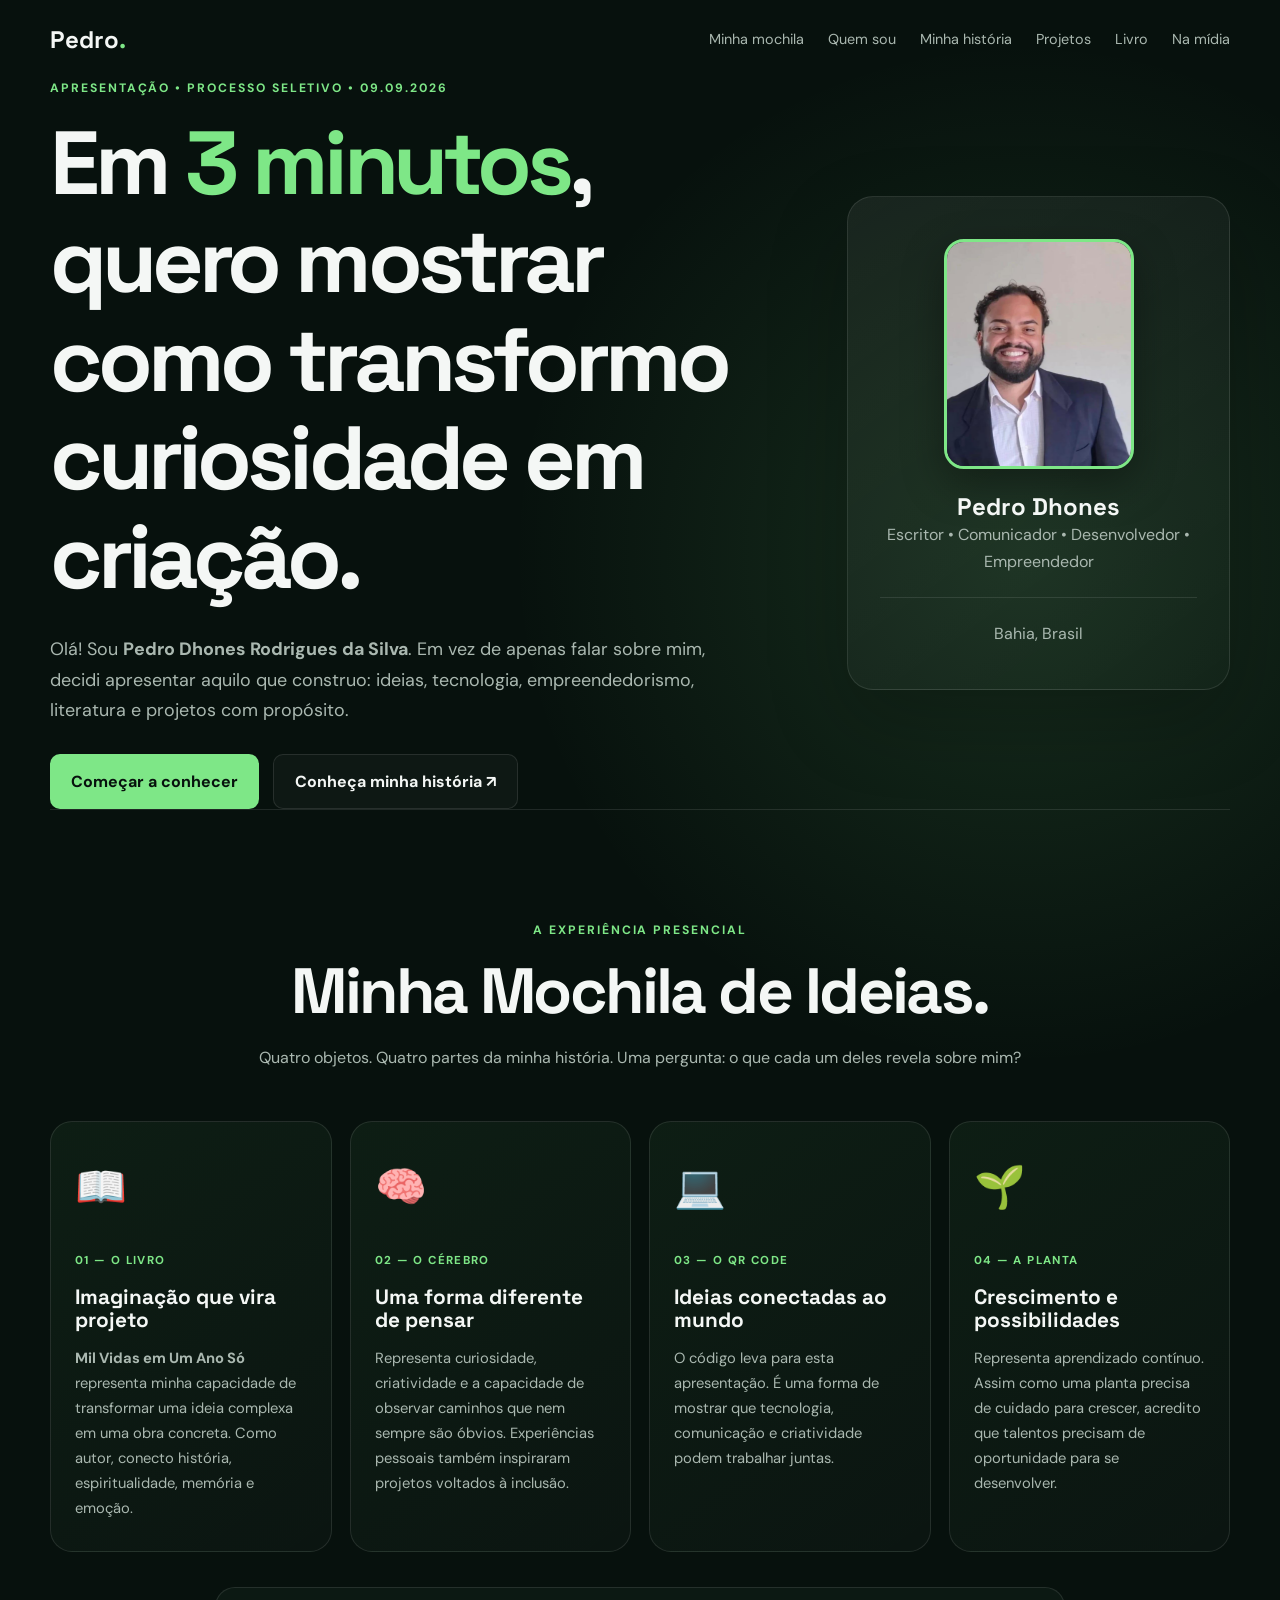
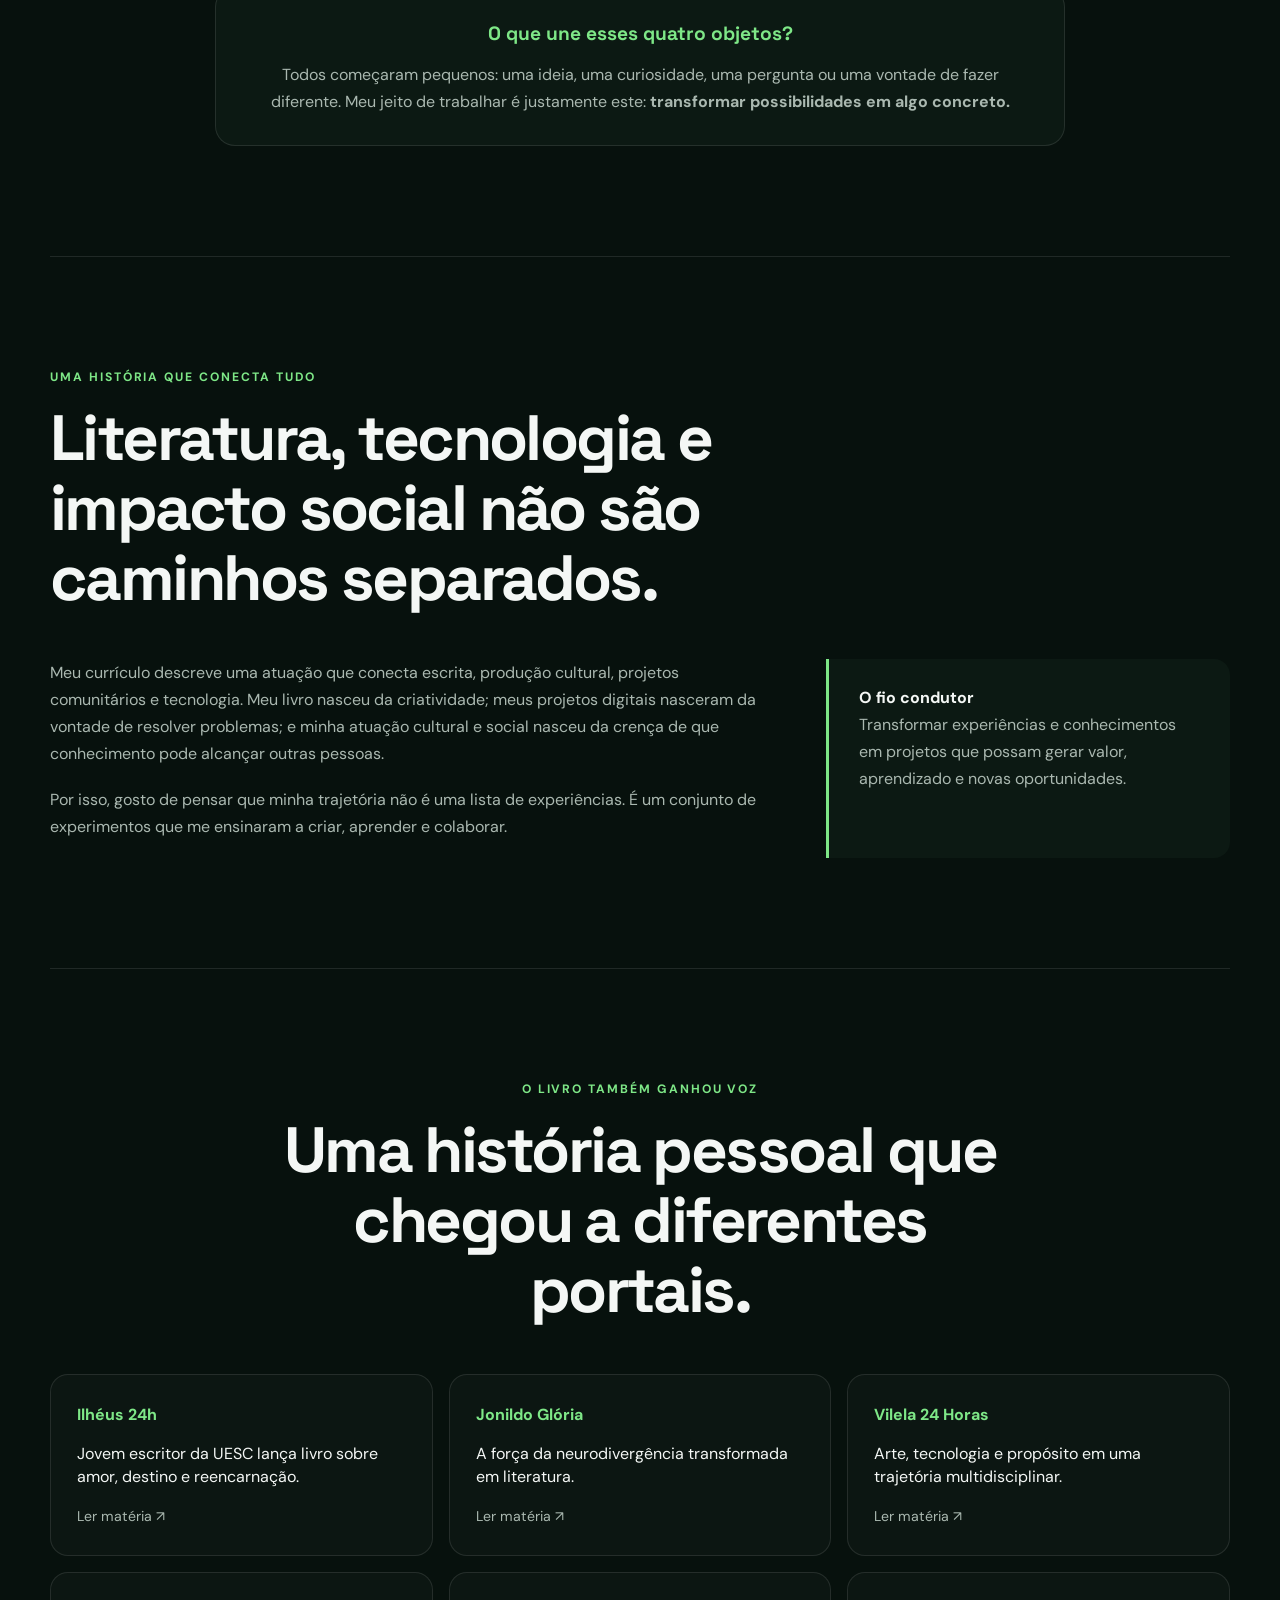
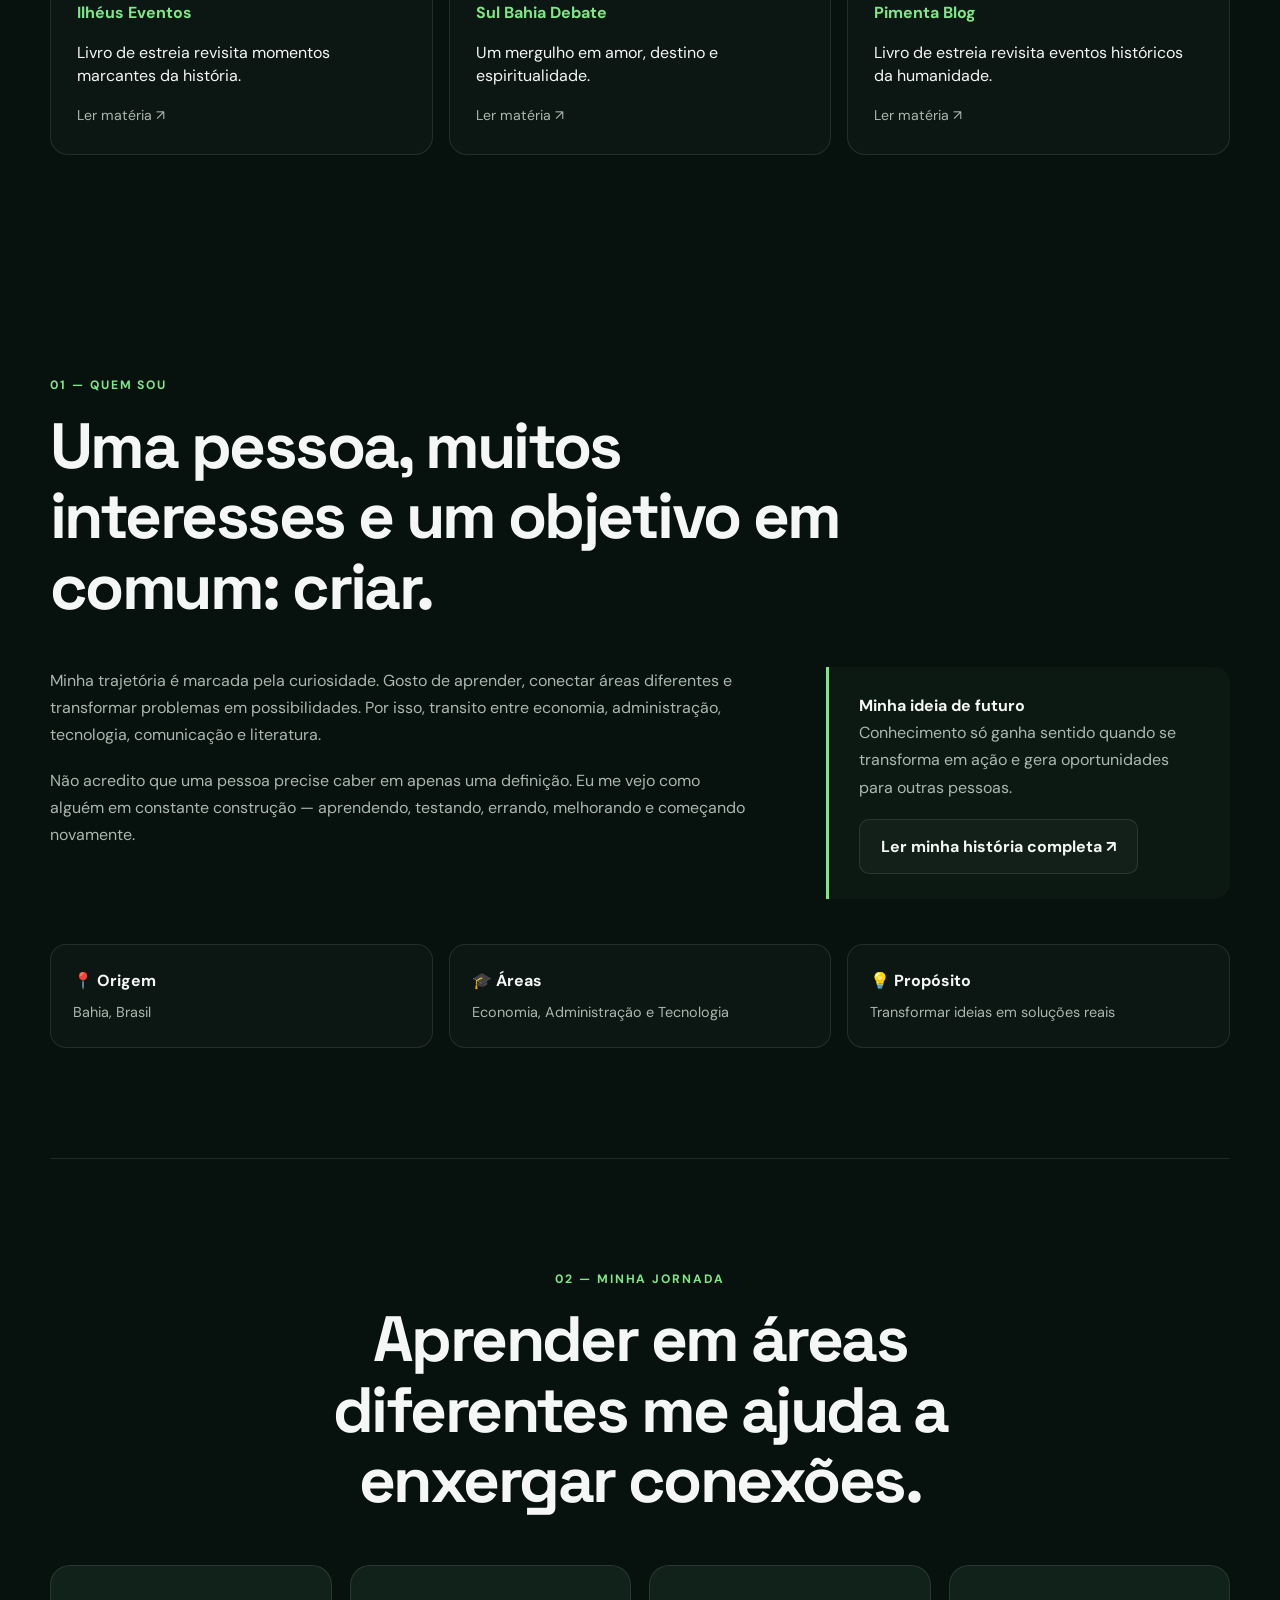
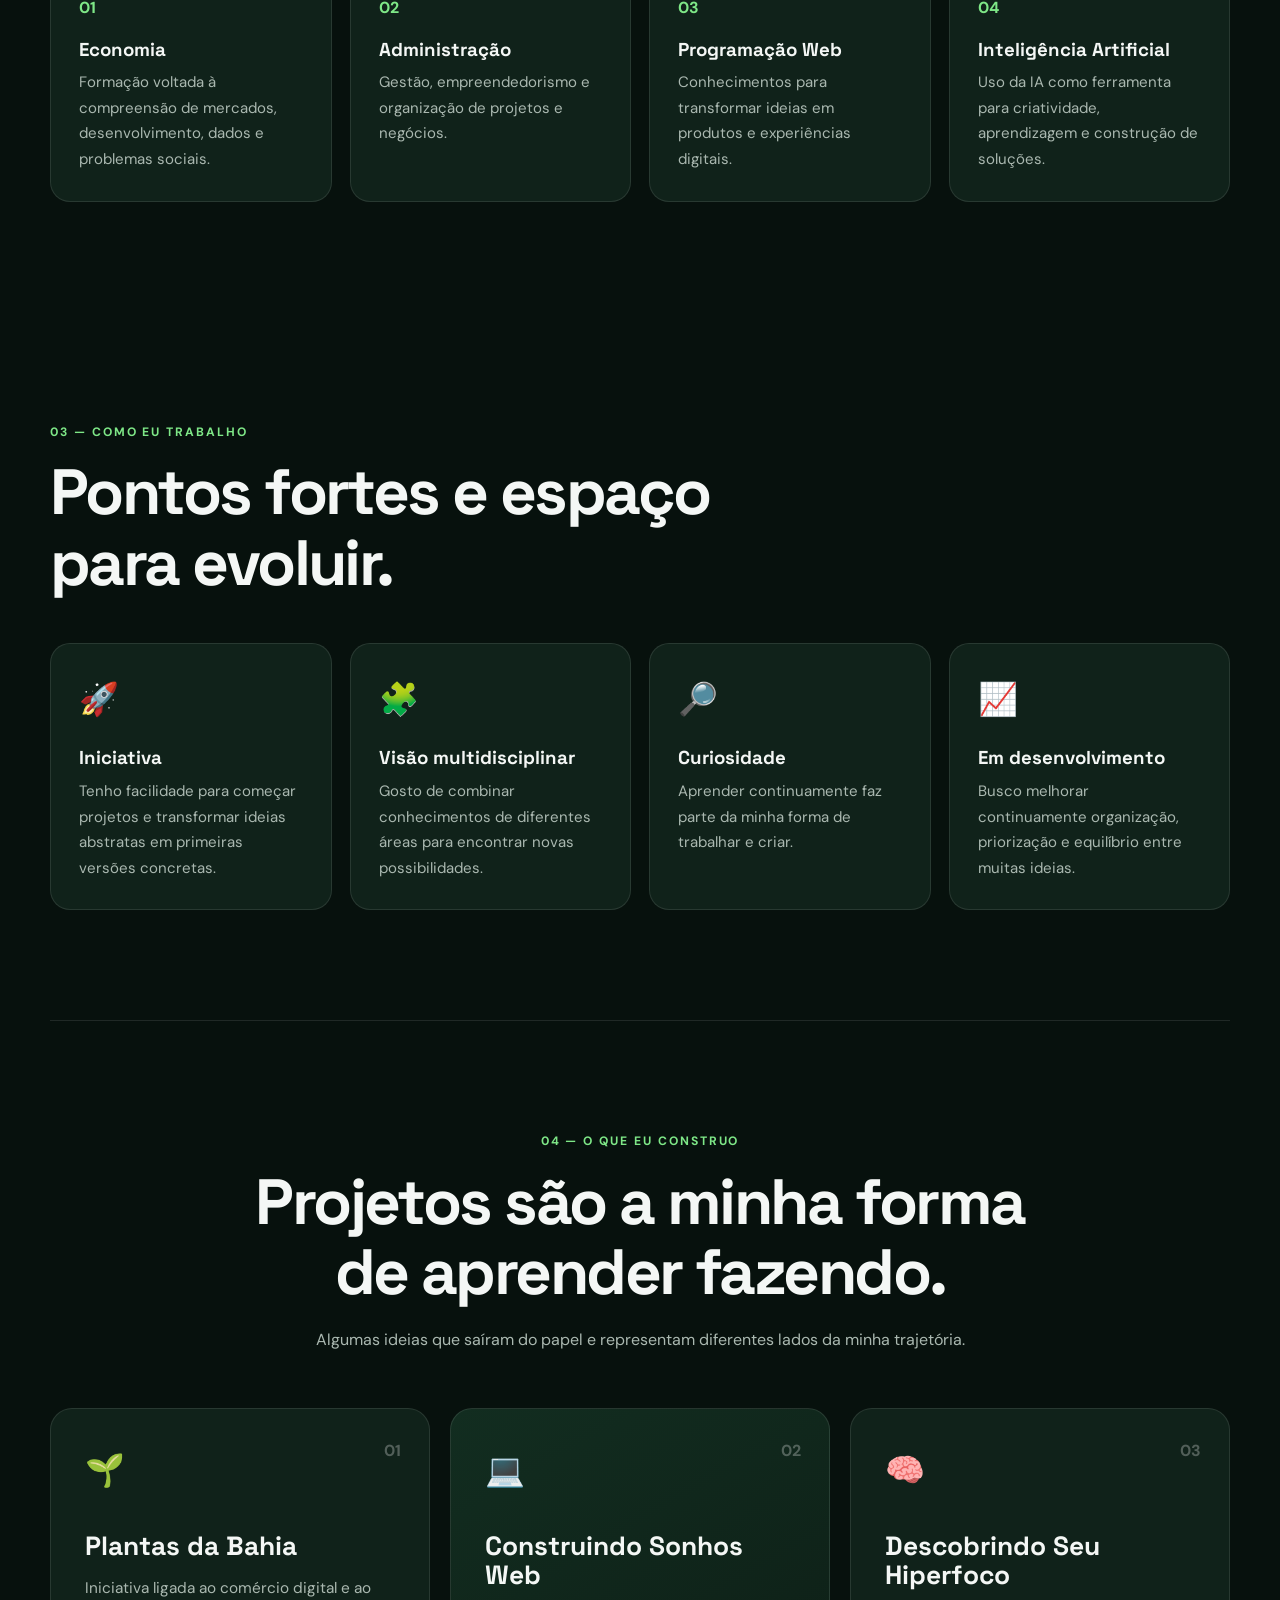
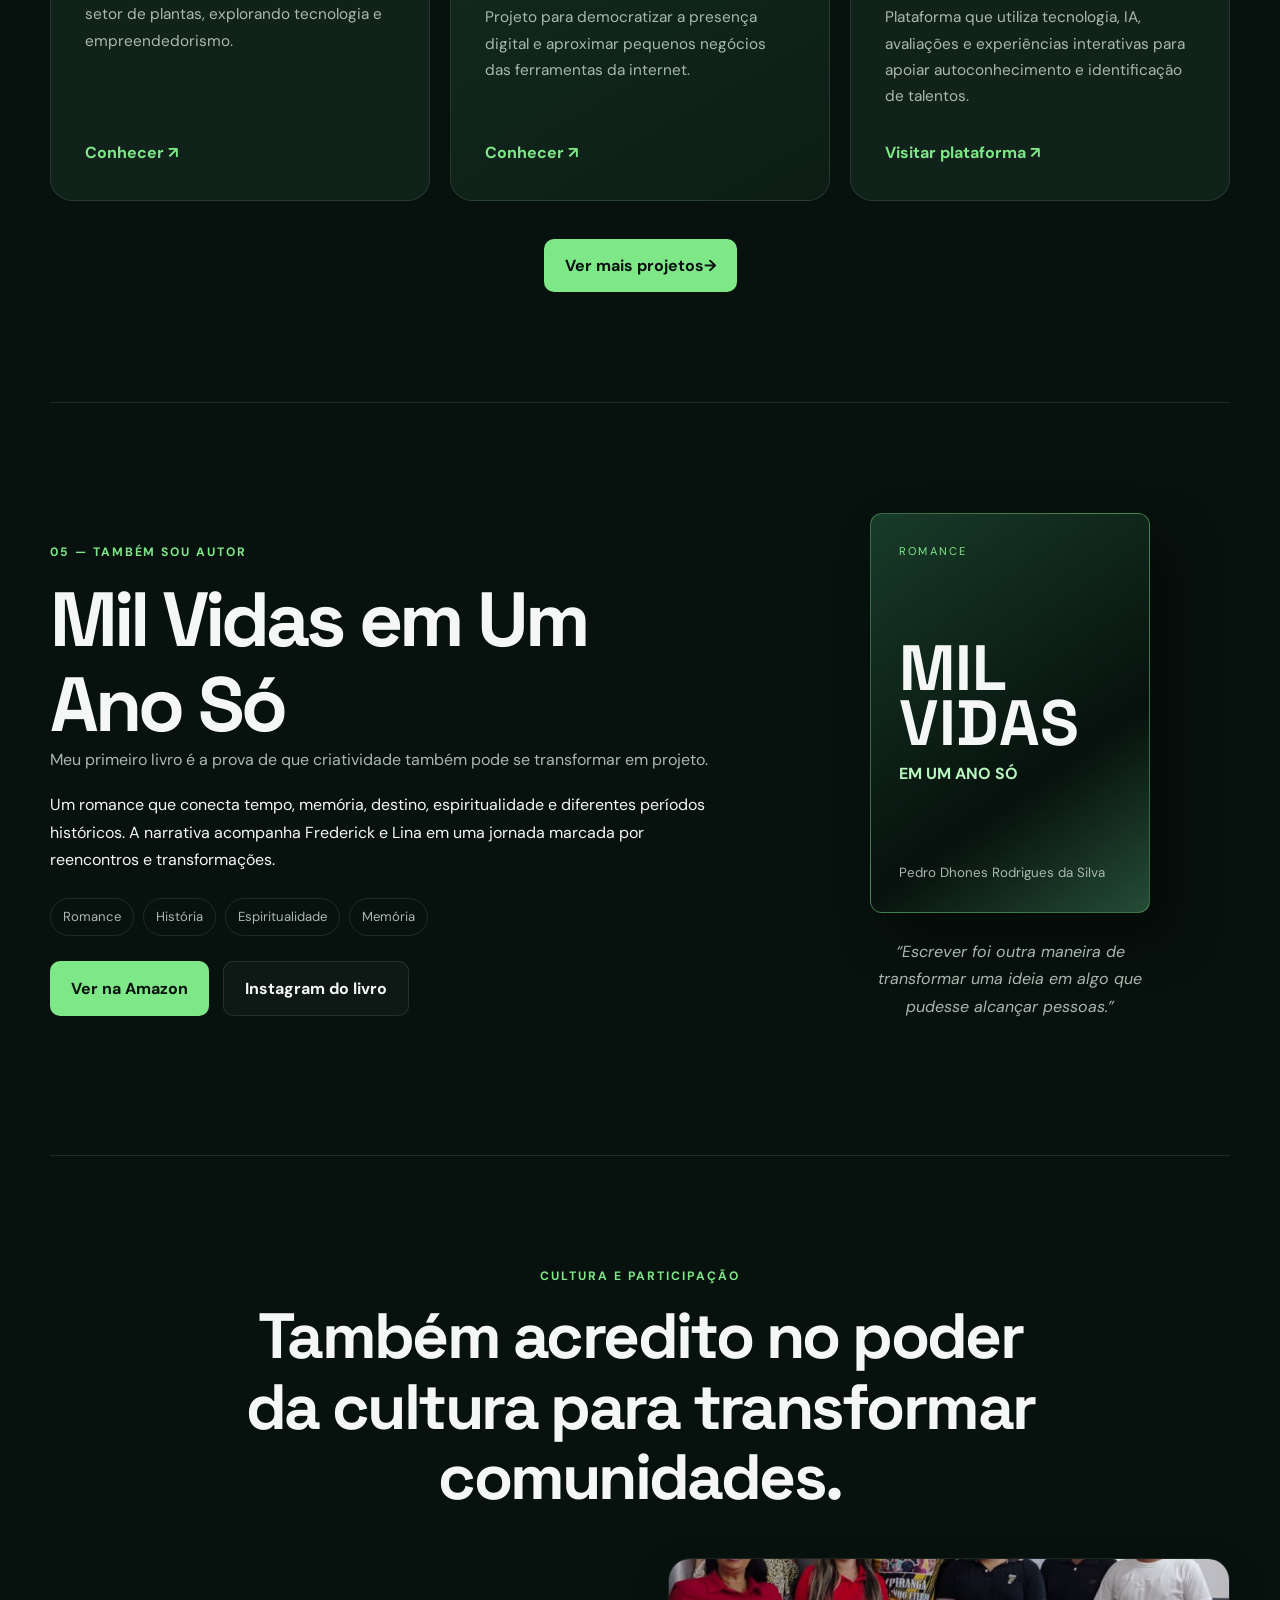
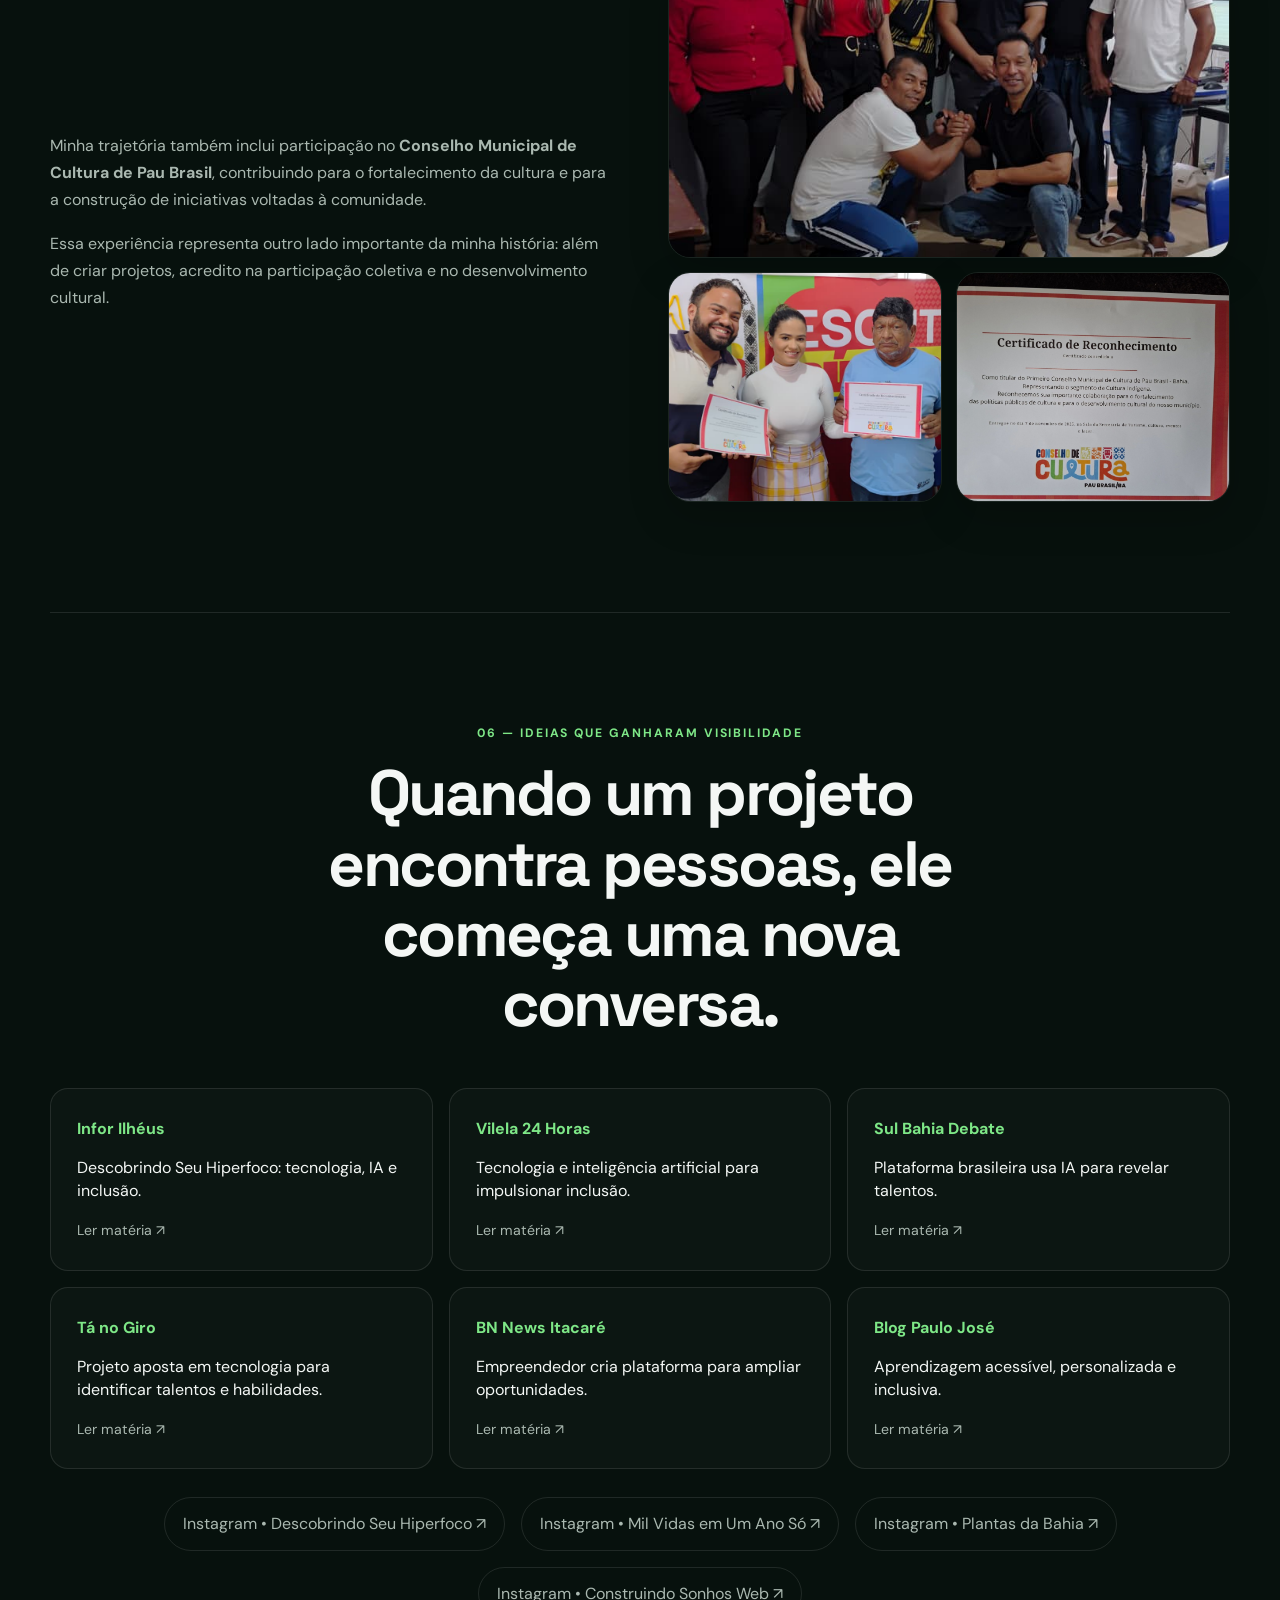
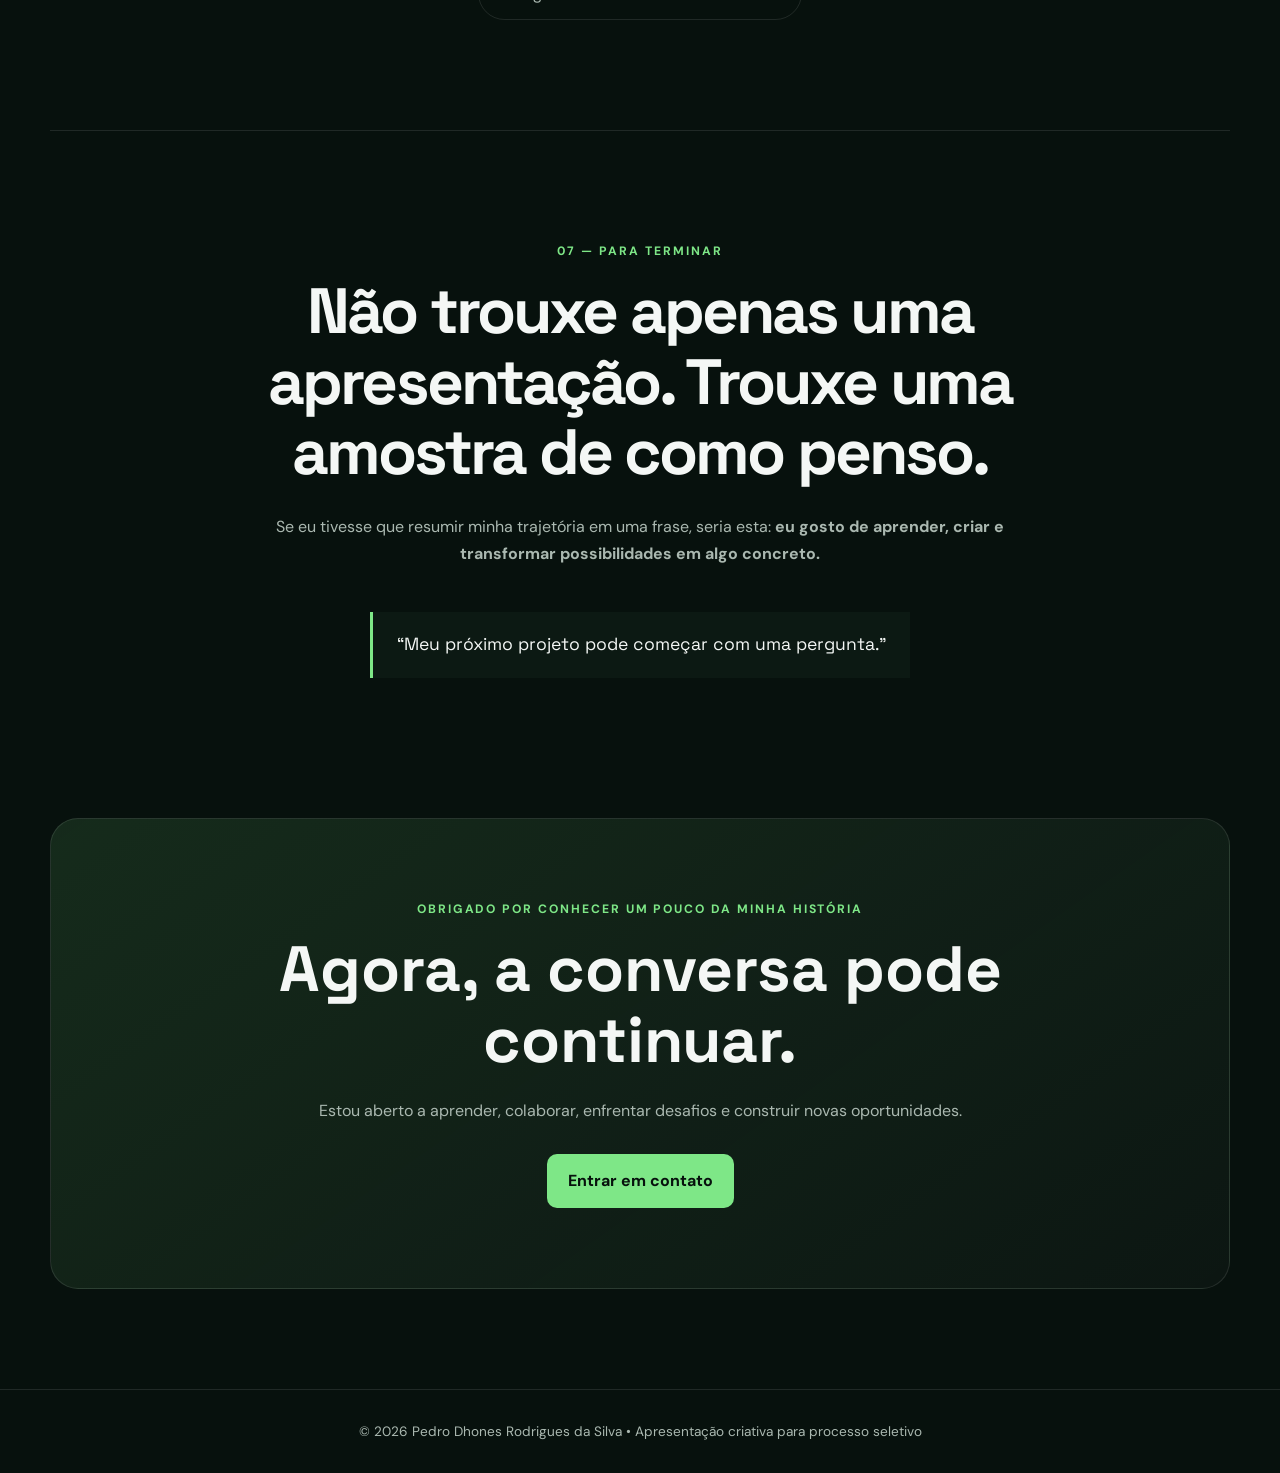
<file: index.html>
<!DOCTYPE html>
<html lang="pt-BR">
<head>
<meta charset="UTF-8">
<meta name="viewport" content="width=device-width, initial-scale=1.0">
<meta name="description" content="Pedro Dhones Rodrigues da Silva — apresentação criativa, trajetória, projetos e livro.">
<title>Pedro Dhones | 3 minutos, muitas ideias</title>
<link rel="stylesheet" href="style.css">
<style>
.council-gallery{display:grid;grid-template-columns:1fr;gap:14px;align-self:center}.council-gallery img{display:block;width:100%;height:230px;object-fit:cover;border-radius:22px;border:1px solid rgba(255,255,255,.08);box-shadow:0 15px 40px rgba(0,0,0,.2)}
@media(min-width:761px){.council-gallery{grid-template-columns:1fr 1fr}.council-gallery img:first-child{grid-column:1/-1;height:300px}}
</style>
</head>
<body>
<header class="navbar">
  <a class="logo" href="#inicio">Pedro<span>.</span></a>
  <nav>
    <a href="#mochila">Minha mochila</a><a href="#sobre">Quem sou</a><a href="historia.html">Minha história</a><a href="#projetos">Projetos</a><a href="#livro">Livro</a><a href="#destaques">Na mídia</a>
  </nav>
</header>
<main>
<section id="inicio" class="hero">
  <div class="hero-content">
    <p class="eyebrow">APRESENTAÇÃO • PROCESSO SELETIVO • 09.09.2026</p>
    <h1>Em <span>3 minutos</span>, quero mostrar como transformo curiosidade em criação.</h1>
    <p class="hero-text">Olá! Sou <strong>Pedro Dhones Rodrigues da Silva</strong>. Em vez de apenas falar sobre mim, decidi apresentar aquilo que construo: ideias, tecnologia, empreendedorismo, literatura e projetos com propósito.</p>
    <div class="buttons">
      <a class="btn primary" href="#sobre">Começar a conhecer</a>
      <a class="btn secondary" href="historia.html">Conheça minha história ↗</a>
    </div>
  </div>
  <aside class="hero-card">
    <div class="profile-photo"><img src="img/pedro.jpg" alt="Pedro Dhones Rodrigues da Silva"></div>
    <h2>Pedro Dhones</h2>
    <p>Escritor • Comunicador • Desenvolvedor • Empreendedor</p>
    <div class="mini-line"></div>
    <span>Bahia, Brasil</span>
  </aside>
</section>
<section id="mochila" class="section mochila-section">
<div class="section-heading center"><p class="eyebrow">A EXPERIÊNCIA PRESENCIAL</p><h2>Minha Mochila de Ideias.</h2><p>Quatro objetos. Quatro partes da minha história. Uma pergunta: o que cada um deles revela sobre mim?</p></div>
<div class="mochila-grid">
<article class="object-card"><div class="object-icon">📖</div><span>01 — O LIVRO</span><h3>Imaginação que vira projeto</h3><p><strong>Mil Vidas em Um Ano Só</strong> representa minha capacidade de transformar uma ideia complexa em uma obra concreta. Como autor, conecto história, espiritualidade, memória e emoção.</p></article>
<article class="object-card"><div class="object-icon">🧠</div><span>02 — O CÉREBRO</span><h3>Uma forma diferente de pensar</h3><p>Representa curiosidade, criatividade e a capacidade de observar caminhos que nem sempre são óbvios. Experiências pessoais também inspiraram projetos voltados à inclusão.</p></article>
<article class="object-card"><div class="object-icon">💻</div><span>03 — O QR CODE</span><h3>Ideias conectadas ao mundo</h3><p>O código leva para esta apresentação. É uma forma de mostrar que tecnologia, comunicação e criatividade podem trabalhar juntas.</p></article>
<article class="object-card"><div class="object-icon">🌱</div><span>04 — A PLANTA</span><h3>Crescimento e possibilidades</h3><p>Representa aprendizado contínuo. Assim como uma planta precisa de cuidado para crescer, acredito que talentos precisam de oportunidade para se desenvolver.</p></article>
</div>
<div class="mochila-message"><strong>O que une esses quatro objetos?</strong><p>Todos começaram pequenos: uma ideia, uma curiosidade, uma pergunta ou uma vontade de fazer diferente. Meu jeito de trabalhar é justamente este: <b>transformar possibilidades em algo concreto.</b></p></div>
</section>
<section class="section story-section"><div class="section-heading"><p class="eyebrow">UMA HISTÓRIA QUE CONECTA TUDO</p><h2>Literatura, tecnologia e impacto social não são caminhos separados.</h2></div><div class="about-grid"><div><p>Meu currículo descreve uma atuação que conecta escrita, produção cultural, projetos comunitários e tecnologia. Meu livro nasceu da criatividade; meus projetos digitais nasceram da vontade de resolver problemas; e minha atuação cultural e social nasceu da crença de que conhecimento pode alcançar outras pessoas.</p><p>Por isso, gosto de pensar que minha trajetória não é uma lista de experiências. É um conjunto de experimentos que me ensinaram a criar, aprender e colaborar.</p></div><div class="highlight-box"><strong>O fio condutor</strong><p>Transformar experiências e conhecimentos em projetos que possam gerar valor, aprendizado e novas oportunidades.</p></div></div></section>
<section class="section literary-media"><div class="section-heading center"><p class="eyebrow">O LIVRO TAMBÉM GANHOU VOZ</p><h2>Uma história pessoal que chegou a diferentes portais.</h2></div><div class="media-grid">
<a class="media-card" href="https://ilheus24h.com.br/jovem-escritor-da-uesc-lanca-livro-sobre-amor-destino-e-reencarnacao/" target="_blank" rel="noopener"><b>Ilhéus 24h</b><p>Jovem escritor da UESC lança livro sobre amor, destino e reencarnação.</p><span>Ler matéria ↗</span></a>
<a class="media-card" href="https://jonildogloria.blogspot.com/2025/10/pedro-dhones-rodrigues-da-silva-forca.html" target="_blank" rel="noopener"><b>Jonildo Glória</b><p>A força da neurodivergência transformada em literatura.</p><span>Ler matéria ↗</span></a>
<a class="media-card" href="https://www.vilela24horas.com.br/2025/11/14/pedro-dhones-a-mente-inquieta-que-transforma-neurodivergencia-em-arte-tecnologia-e-proposito/" target="_blank" rel="noopener"><b>Vilela 24 Horas</b><p>Arte, tecnologia e propósito em uma trajetória multidisciplinar.</p><span>Ler matéria ↗</span></a>
<a class="media-card" href="https://ilheuseventos.com.br/noticias/materias-especiais/livro-de-estreia-de-jovem-grapiuna-revisita-momentos-marcantes-da-historia-da-humanidade/" target="_blank" rel="noopener"><b>Ilhéus Eventos</b><p>Livro de estreia revisita momentos marcantes da história.</p><span>Ler matéria ↗</span></a>
<a class="media-card" href="https://sulbahiadebate.com.br/paubrasilense-pedro-dhones-lanca-o-livro-mil-vidas-em-um-ano-so-um-mergulho-profundo-em-amor-destino-e-espiritualidade/" target="_blank" rel="noopener"><b>Sul Bahia Debate</b><p>Um mergulho em amor, destino e espiritualidade.</p><span>Ler matéria ↗</span></a>
<a class="media-card" href="https://pimenta.blog.br/2025/12/08/livro-de-estreia-de-jovem-grapiuna-revisita-eventos-historicos-da-humanidade/" target="_blank" rel="noopener"><b>Pimenta Blog</b><p>Livro de estreia revisita eventos históricos da humanidade.</p><span>Ler matéria ↗</span></a>
</div></section>
<section id="sobre" class="section">
 <div class="section-heading"><p class="eyebrow">01 — QUEM SOU</p><h2>Uma pessoa, muitos interesses e um objetivo em comum: criar.</h2></div>
 <div class="about-grid"><div><p>Minha trajetória é marcada pela curiosidade. Gosto de aprender, conectar áreas diferentes e transformar problemas em possibilidades. Por isso, transito entre economia, administração, tecnologia, comunicação e literatura.</p><p>Não acredito que uma pessoa precise caber em apenas uma definição. Eu me vejo como alguém em constante construção — aprendendo, testando, errando, melhorando e começando novamente.</p></div><div class="highlight-box"><strong>Minha ideia de futuro</strong><p>Conhecimento só ganha sentido quando se transforma em ação e gera oportunidades para outras pessoas.</p><a class="btn secondary" href="historia.html">Ler minha história completa ↗</a></div></div>
 <div class="identity-grid"><div><b>📍 Origem</b><span>Bahia, Brasil</span></div><div><b>🎓 Áreas</b><span>Economia, Administração e Tecnologia</span></div><div><b>💡 Propósito</b><span>Transformar ideias em soluções reais</span></div></div>
</section>
<section id="jornada" class="section timeline-section">
 <div class="section-heading center"><p class="eyebrow">02 — MINHA JORNADA</p><h2>Aprender em áreas diferentes me ajuda a enxergar conexões.</h2></div>
 <div class="timeline"><article><span>01</span><h3>Economia</h3><p>Formação voltada à compreensão de mercados, desenvolvimento, dados e problemas sociais.</p></article><article><span>02</span><h3>Administração</h3><p>Gestão, empreendedorismo e organização de projetos e negócios.</p></article><article><span>03</span><h3>Programação Web</h3><p>Conhecimentos para transformar ideias em produtos e experiências digitais.</p></article><article><span>04</span><h3>Inteligência Artificial</h3><p>Uso da IA como ferramenta para criatividade, aprendizagem e construção de soluções.</p></article></div>
</section>
<section class="section strengths">
 <div class="section-heading"><p class="eyebrow">03 — COMO EU TRABALHO</p><h2>Pontos fortes e espaço para evoluir.</h2></div>
 <div class="strength-grid"><article><div>🚀</div><h3>Iniciativa</h3><p>Tenho facilidade para começar projetos e transformar ideias abstratas em primeiras versões concretas.</p></article><article><div>🧩</div><h3>Visão multidisciplinar</h3><p>Gosto de combinar conhecimentos de diferentes áreas para encontrar novas possibilidades.</p></article><article><div>🔎</div><h3>Curiosidade</h3><p>Aprender continuamente faz parte da minha forma de trabalhar e criar.</p></article><article><div>📈</div><h3>Em desenvolvimento</h3><p>Busco melhorar continuamente organização, priorização e equilíbrio entre muitas ideias.</p></article></div>
</section>
<section id="projetos" class="section projects-section">
 <div class="section-heading center"><p class="eyebrow">04 — O QUE EU CONSTRUO</p><h2>Projetos são a minha forma de aprender fazendo.</h2><p>Algumas ideias que saíram do papel e representam diferentes lados da minha trajetória.</p></div>
 <div class="projects"><article class="project-card"><div class="project-number">01</div><div class="project-icon">🌱</div><h3>Plantas da Bahia</h3><p>Iniciativa ligada ao comércio digital e ao setor de plantas, explorando tecnologia e empreendedorismo.</p><a href="https://plantasdabahia.com.br" target="_blank" rel="noopener">Conhecer <span>↗</span></a></article><article class="project-card featured"><div class="project-number">02</div><div class="project-icon">💻</div><h3>Construindo Sonhos Web</h3><p>Projeto para democratizar a presença digital e aproximar pequenos negócios das ferramentas da internet.</p><a href="https://construindosonhosweb.com.br" target="_blank" rel="noopener">Conhecer <span>↗</span></a></article><article class="project-card"><div class="project-number">03</div><div class="project-icon">🧠</div><h3>Descobrindo Seu Hiperfoco</h3><p>Plataforma que utiliza tecnologia, IA, avaliações e experiências interativas para apoiar autoconhecimento e identificação de talentos.</p><a href="https://descobrindoseuhiperfoco.com.br" target="_blank" rel="noopener">Visitar plataforma <span>↗</span></a></article></div>
 <div class="more-projects"><a class="btn primary" href="projetos.html">Ver mais projetos <span>→</span></a></div>
</section>
<section id="livro" class="section book-section">
 <div class="book-copy"><p class="eyebrow">05 — TAMBÉM SOU AUTOR</p><h2>Mil Vidas em Um Ano Só</h2><p class="lead">Meu primeiro livro é a prova de que criatividade também pode se transformar em projeto.</p><p>Um romance que conecta tempo, memória, destino, espiritualidade e diferentes períodos históricos. A narrativa acompanha Frederick e Lina em uma jornada marcada por reencontros e transformações.</p><div class="book-tags"><span>Romance</span><span>História</span><span>Espiritualidade</span><span>Memória</span></div><div class="buttons"><a class="btn primary" href="https://www.amazon.com.br/dp/B0FYCX7732" target="_blank" rel="noopener">Ver na Amazon</a><a class="btn secondary" href="https://www.instagram.com/milvidasemanoso/" target="_blank" rel="noopener">Instagram do livro</a></div></div>
 <div class="book-visual"><div class="book-cover"><span>ROMANCE</span><strong>MIL<br>VIDAS</strong><em>EM UM ANO SÓ</em><small>Pedro Dhones Rodrigues da Silva</small></div><p>“Escrever foi outra maneira de transformar uma ideia em algo que pudesse alcançar pessoas.”</p></div>
</section>
<section class="section council-section"><div class="section-heading center"><p class="eyebrow">CULTURA E PARTICIPAÇÃO</p><h2>Também acredito no poder da cultura para transformar comunidades.</h2></div><div class="council-grid"><div><p>Minha trajetória também inclui participação no <strong>Conselho Municipal de Cultura de Pau Brasil</strong>, contribuindo para o fortalecimento da cultura e para a construção de iniciativas voltadas à comunidade.</p><p>Essa experiência representa outro lado importante da minha história: além de criar projetos, acredito na participação coletiva e no desenvolvimento cultural.</p></div><div class="council-gallery"><img src="img/conselho%20de%20cultura.jpeg" alt="Conselho Municipal de Cultura"><img src="img/cultura.jpeg" alt="Participação cultural"><img src="img/culturaa.20.jfif" alt="Atividade cultural"></div></div></section>
<section id="destaques" class="section media-section"><div class="section-heading center"><p class="eyebrow">06 — IDEIAS QUE GANHARAM VISIBILIDADE</p><h2>Quando um projeto encontra pessoas, ele começa uma nova conversa.</h2></div><div class="media-grid"><a class="media-card" href="https://www.inforilheus.com/2026/08/descobrindo-seu-hiperfoco-tecnologia.html" target="_blank" rel="noopener"><b>Infor Ilhéus</b><p>Descobrindo Seu Hiperfoco: tecnologia, IA e inclusão.</p><span>Ler matéria ↗</span></a><a class="media-card" href="https://www.vilela24horas.com.br/2026/07/28/descobrindo-seu-hiperfoco-tecnologia-e-inteligencia-artificial-para-impulsionar-a-inclusao-de-pessoas-neurodivergentes/" target="_blank" rel="noopener"><b>Vilela 24 Horas</b><p>Tecnologia e inteligência artificial para impulsionar inclusão.</p><span>Ler matéria ↗</span></a><a class="media-card" href="https://sulbahiadebate.com.br/descobrindo-seu-hiperfoco-plataforma-brasileira-usa-ia-para-revelar-talentos-de-pessoas-neurodivergentes/" target="_blank" rel="noopener"><b>Sul Bahia Debate</b><p>Plataforma brasileira usa IA para revelar talentos.</p><span>Ler matéria ↗</span></a><a class="media-card" href="https://giroemipiau1.com.br/2026/08/25/descobrindo-seu-hiperfoco-aposta-em-tecnologia-para-identificar-talentos-e-habilidades/" target="_blank" rel="noopener"><b>Tá no Giro</b><p>Projeto aposta em tecnologia para identificar talentos e habilidades.</p><span>Ler matéria ↗</span></a><a class="media-card" href="https://www.bnnewsitacare.com.br/noticia/empreendedor-brasileiro-cria-plataforma-que-identifica-hiperfocos-e-amplia-oportunidades-para-pessoas-neurodivergentes" target="_blank" rel="noopener"><b>BN News Itacaré</b><p>Empreendedor cria plataforma para ampliar oportunidades.</p><span>Ler matéria ↗</span></a><a class="media-card" href="https://www.blogpaulojose.com.br/2026/08/descobrindo-seu-hiperfoco-tecnologia-ia.html" target="_blank" rel="noopener"><b>Blog Paulo José</b><p>Aprendizagem acessível, personalizada e inclusiva.</p><span>Ler matéria ↗</span></a></div><div class="social-row"><a href="https://www.instagram.com/descobrindoseuhiperfoco?stkn=bGluNm5iZXduM2E3" target="_blank" rel="noopener">Instagram • Descobrindo Seu Hiperfoco ↗</a><a href="https://www.instagram.com/milvidasemanoso/" target="_blank" rel="noopener">Instagram • Mil Vidas em Um Ano Só ↗</a><a href="https://www.instagram.com/plantasdabahia/" target="_blank" rel="noopener">Instagram • Plantas da Bahia ↗</a><a href="https://www.instagram.com/construindosonhosweb/" target="_blank" rel="noopener">Instagram • Construindo Sonhos Web ↗</a></div></section>
<section class="final section"><p class="eyebrow">07 — PARA TERMINAR</p><h2>Não trouxe apenas uma apresentação. Trouxe uma amostra de como penso.</h2><p>Se eu tivesse que resumir minha trajetória em uma frase, seria esta: <strong>eu gosto de aprender, criar e transformar possibilidades em algo concreto.</strong></p><div class="quote">“Meu próximo projeto pode começar com uma pergunta.”</div></section>
<section id="contato" class="contact"><p class="eyebrow">OBRIGADO POR CONHECER UM POUCO DA MINHA HISTÓRIA</p><h2>Agora, a conversa pode continuar.</h2><p>Estou aberto a aprender, colaborar, enfrentar desafios e construir novas oportunidades.</p><a class="btn primary" href="mailto:pedrodhones15@gmail.com">Entrar em contato</a></section>
</main>
<footer><p>© 2026 Pedro Dhones Rodrigues da Silva • Apresentação criativa para processo seletivo</p></footer>
</body></html>
</file>
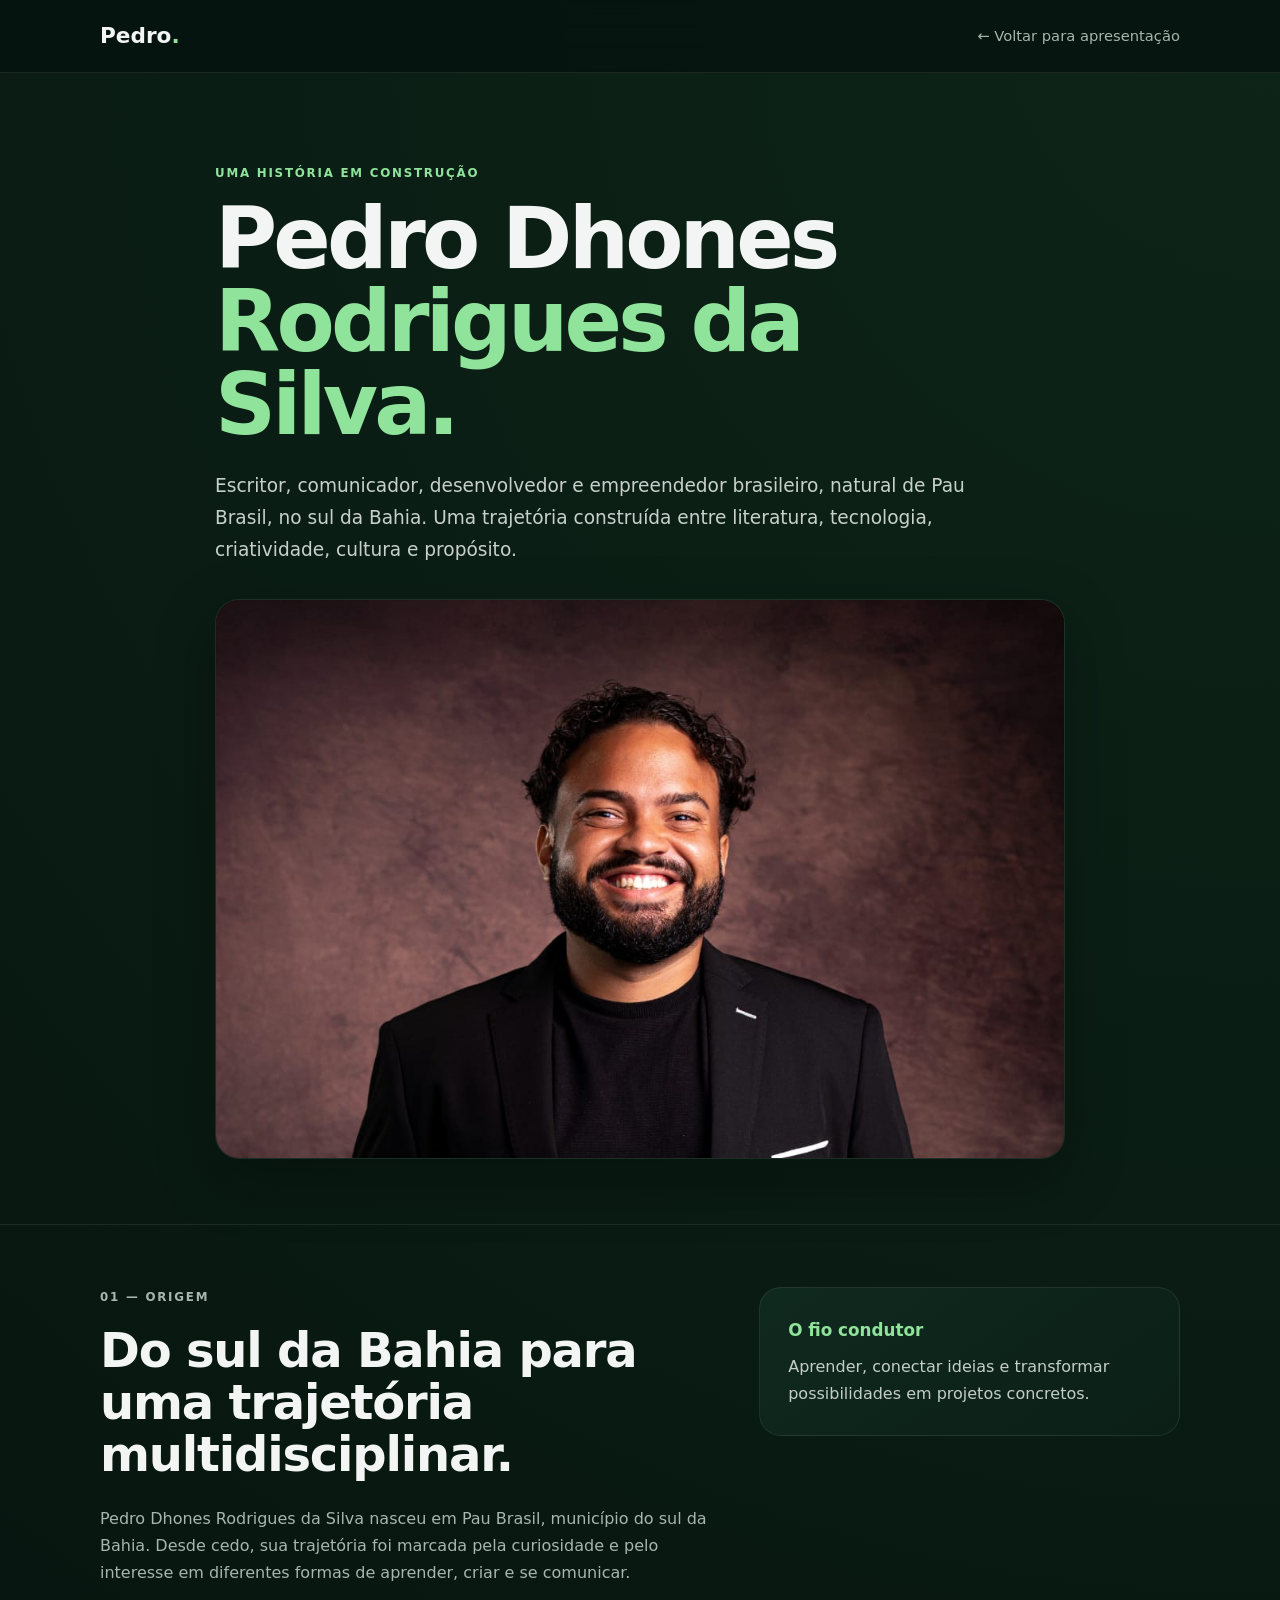
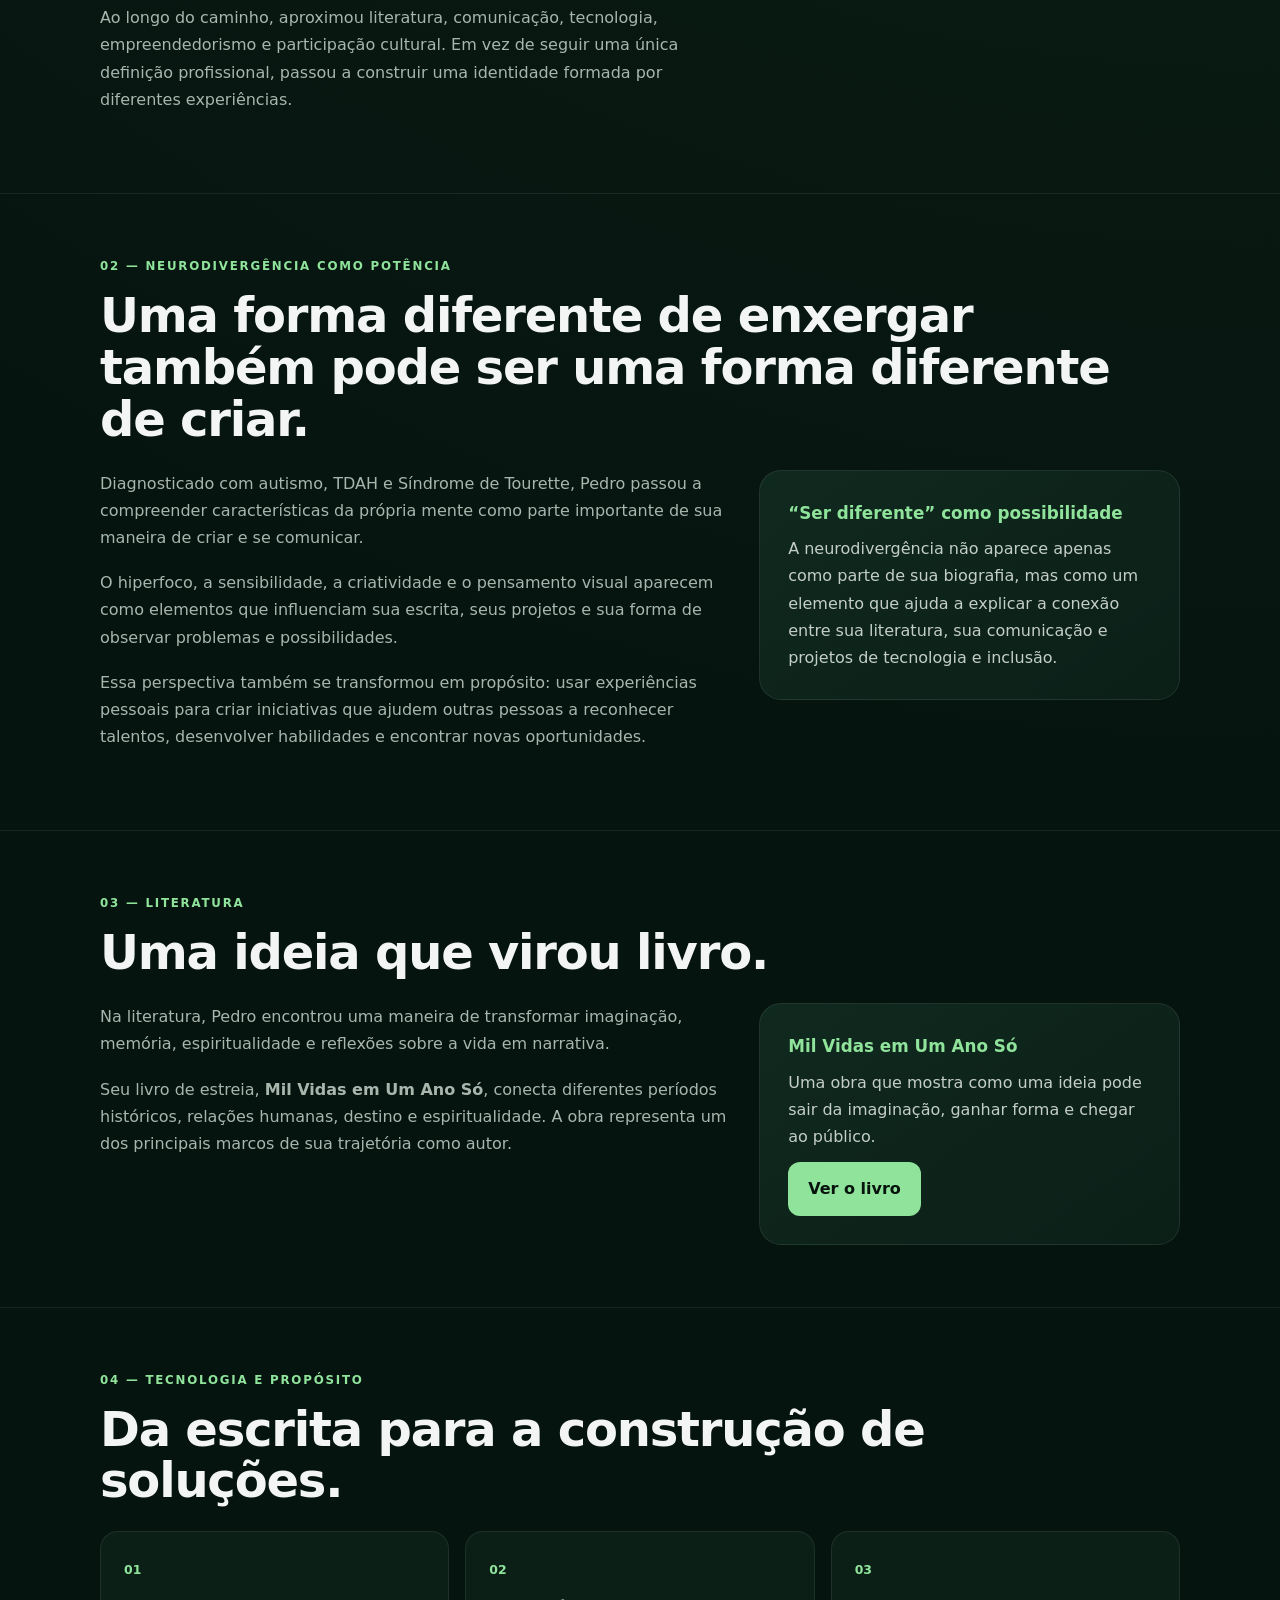
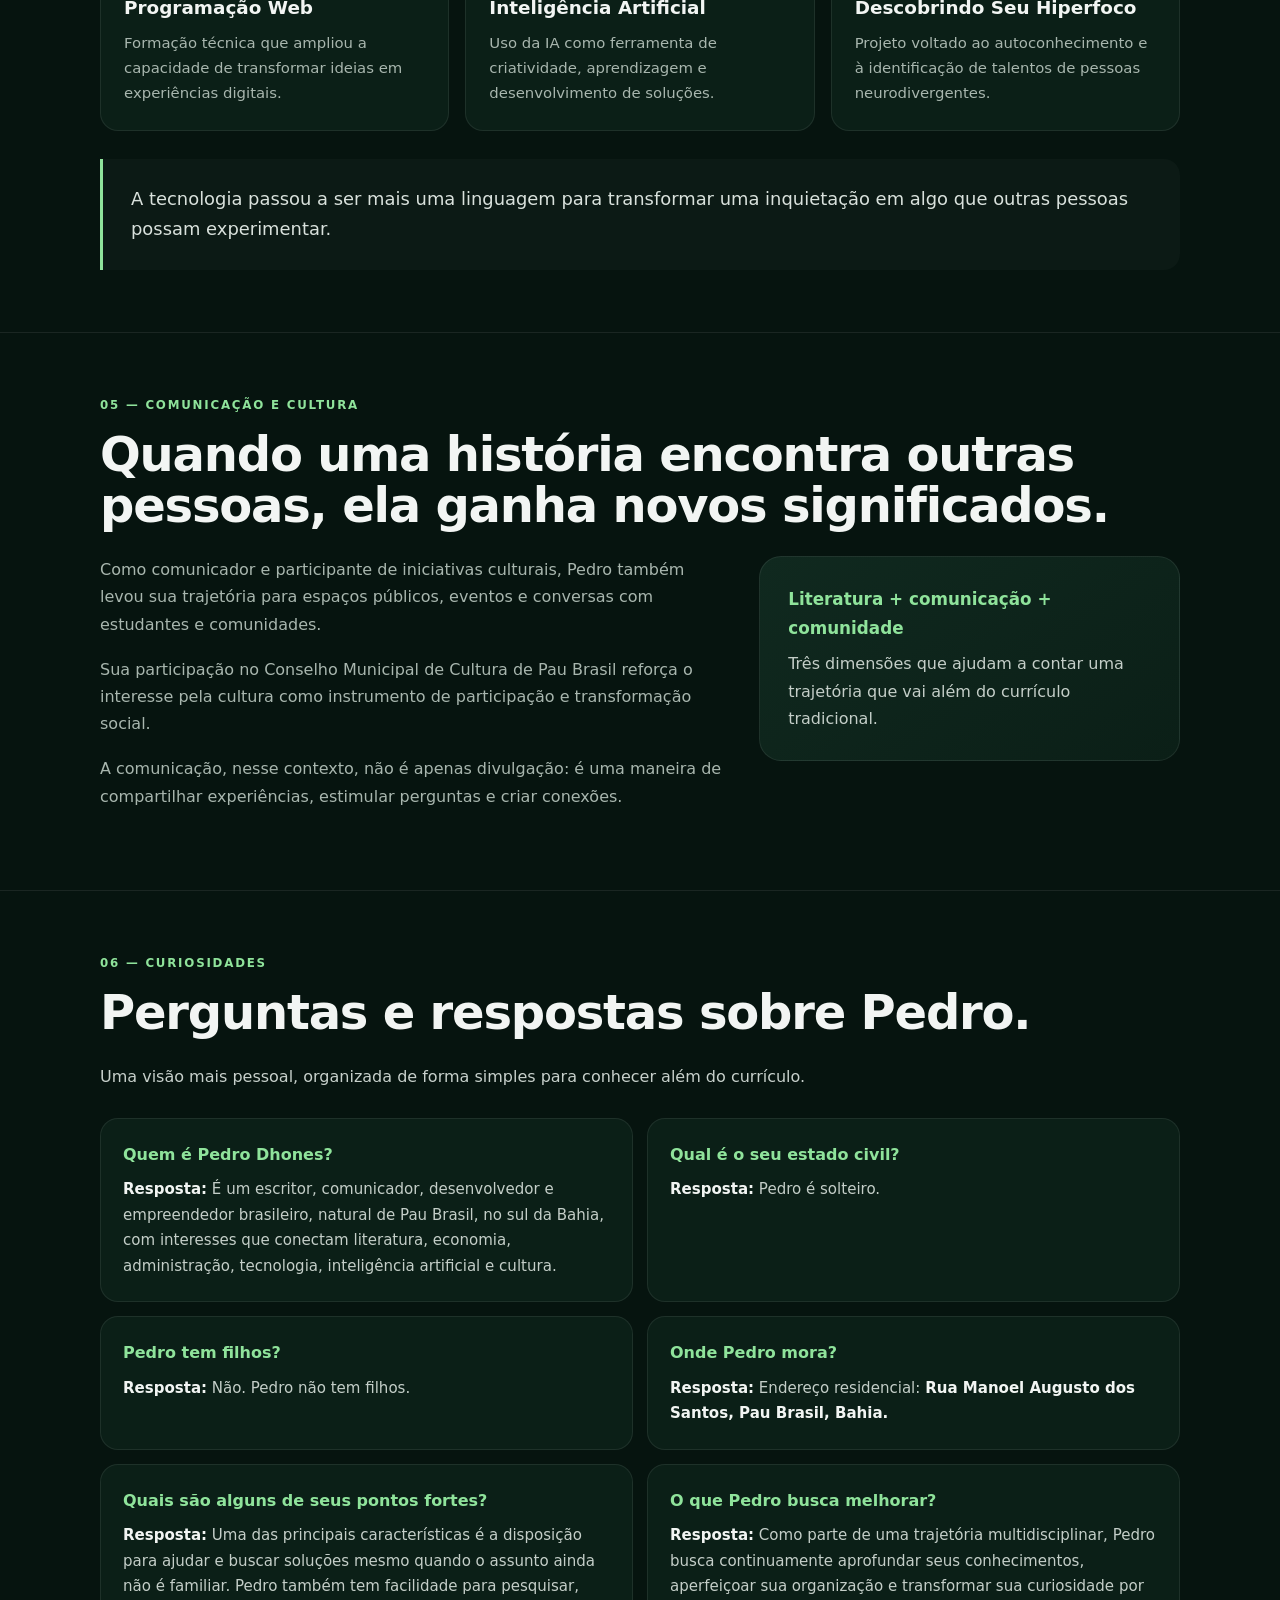
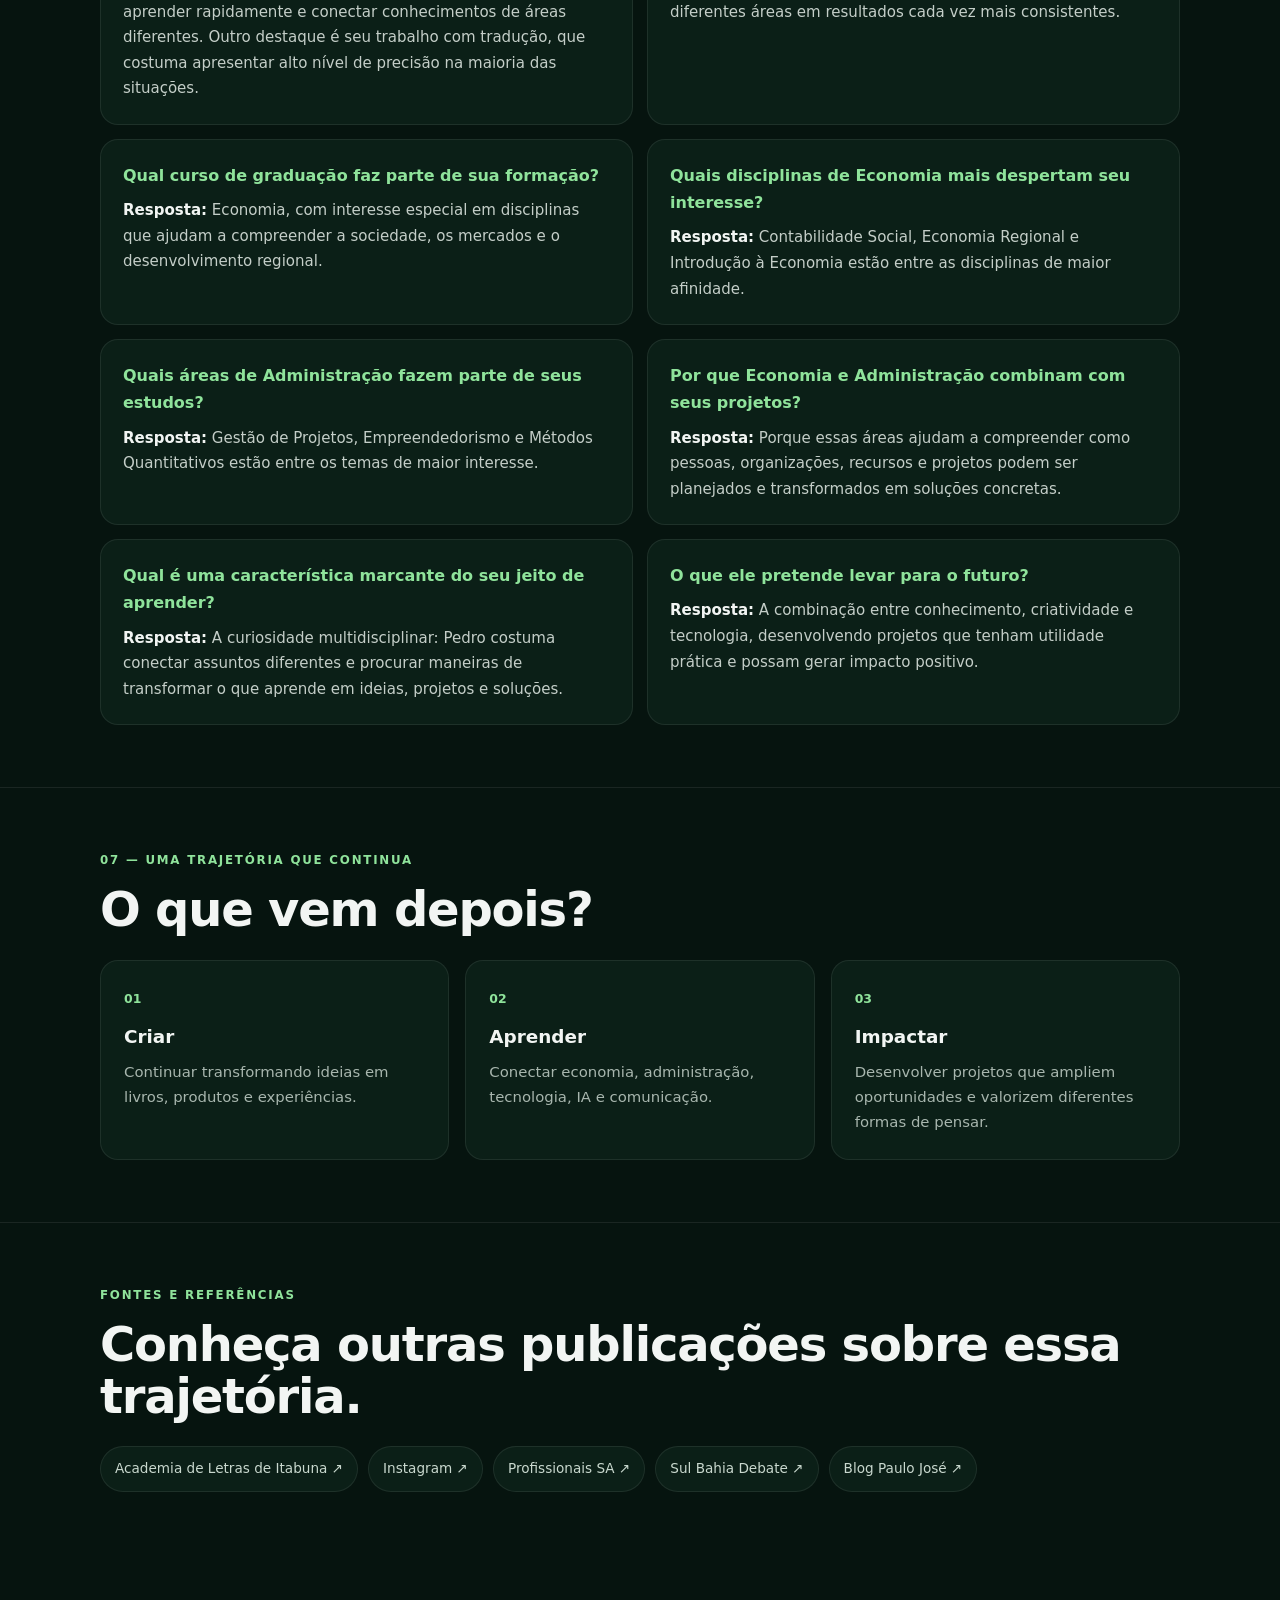
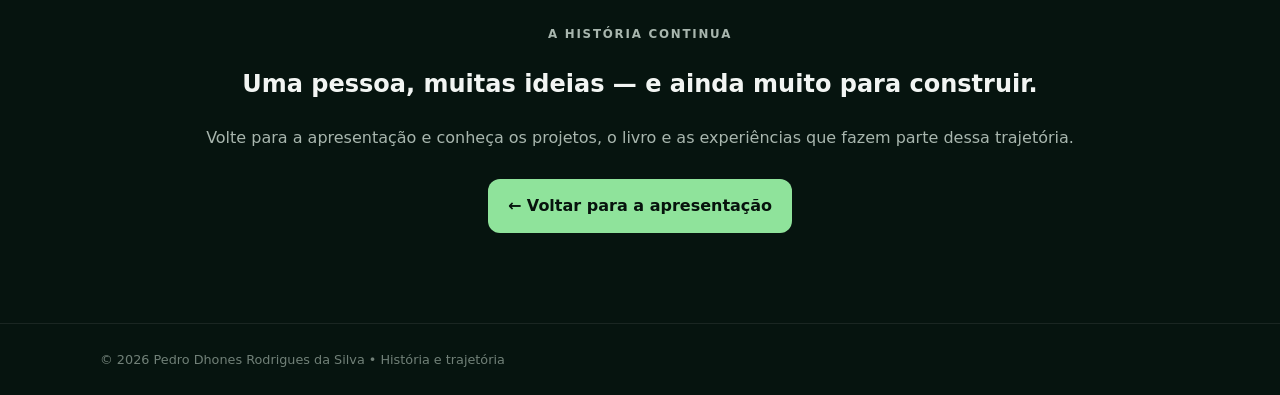
<file: historia.html>
<!DOCTYPE html>
<html lang="pt-BR">
<head>
<meta charset="UTF-8">
<meta name="viewport" content="width=device-width, initial-scale=1.0">
<meta name="description" content="A história de Pedro Dhones Rodrigues da Silva — escritor, comunicador, desenvolvedor e empreendedor do sul da Bahia.">
<title>A história de Pedro Dhones | Pedro.</title>
<style>
:root{--bg:#06140f;--card:#0b1f17;--card2:#10291f;--text:#f2f5f3;--muted:#a8b6ae;--green:#8fe39b;--border:rgba(255,255,255,.08)}
*{box-sizing:border-box}html{scroll-behavior:smooth}body{margin:0;background:radial-gradient(circle at top right,rgba(82,180,105,.10),transparent 35%),var(--bg);color:var(--text);font-family:Inter,system-ui,-apple-system,BlinkMacSystemFont,"Segoe UI",sans-serif;line-height:1.7}.wrap{width:min(1080px,calc(100% - 36px));margin:auto}.nav{position:sticky;top:0;z-index:10;background:rgba(6,20,15,.88);backdrop-filter:blur(14px);border-bottom:1px solid var(--border)}.nav-inner{height:72px;display:flex;align-items:center;justify-content:space-between}.logo{color:var(--text);font-size:1.35rem;font-weight:800;text-decoration:none}.logo span{color:var(--green)}.back{color:var(--muted);text-decoration:none;font-size:.92rem}.back:hover{color:var(--green)}.hero{padding:90px 0 65px;max-width:850px}.eyebrow{color:var(--green);font-size:.74rem;font-weight:800;letter-spacing:.15em;margin:0 0 14px}.hero h1{font-size:clamp(2.5rem,7vw,5.3rem);line-height:.98;letter-spacing:-.045em;margin:0 0 24px}.hero h1 span{color:var(--green)}.lead{font-size:1.16rem;color:#c7d0cb;max-width:760px}.hero-photo{margin-top:34px;max-width:850px}.hero-photo img{display:block;width:100%;max-height:560px;object-fit:cover;object-position:center 15%;border-radius:24px;border:1px solid var(--border);box-shadow:0 20px 60px rgba(0,0,0,.28)}.section{padding:62px 0;border-top:1px solid var(--border)}.section h2{font-size:clamp(1.8rem,4vw,3rem);line-height:1.08;letter-spacing:-.025em;margin:0 0 24px}.grid{display:grid;grid-template-columns:1.5fr 1fr;gap:28px;align-items:start}.copy p{color:var(--muted);margin:0 0 18px}.highlight{background:linear-gradient(145deg,var(--card2),var(--card));border:1px solid var(--border);border-radius:22px;padding:28px}.highlight strong{display:block;font-size:1.05rem;margin-bottom:8px;color:var(--green)}.highlight p{margin:0;color:#c4cec8}.cards{display:grid;grid-template-columns:repeat(3,1fr);gap:16px}.card{background:var(--card);border:1px solid var(--border);border-radius:18px;padding:23px}.card .num{color:var(--green);font-weight:800;font-size:.78rem}.card h3{margin:10px 0 7px;font-size:1.15rem}.card p{margin:0;color:var(--muted);font-size:.93rem}.quote{margin:28px 0 0;padding:25px 28px;border-left:3px solid var(--green);background:rgba(255,255,255,.025);border-radius:0 16px 16px 0;font-size:1.12rem;color:#d9e1dc}.faq{display:grid;grid-template-columns:1fr 1fr;gap:14px}.faq-item{background:var(--card);border:1px solid var(--border);border-radius:18px;padding:22px}.faq-item h3{margin:0 0 9px;font-size:1rem;color:var(--green)}.faq-item p{margin:0;color:#c4cec8;font-size:.94rem}.faq-item strong{color:var(--text)}.sources{display:flex;flex-wrap:wrap;gap:10px}.sources a{display:inline-block;color:#c9d8ce;border:1px solid var(--border);background:var(--card);padding:10px 14px;border-radius:999px;text-decoration:none;font-size:.85rem}.sources a:hover{color:var(--green);border-color:rgba(143,227,155,.35)}.cta{padding:70px 0 90px;text-align:center}.cta p{color:var(--muted)}.btn{display:inline-flex;align-items:center;justify-content:center;margin-top:12px;padding:13px 20px;border-radius:12px;background:var(--green);color:#07130d;text-decoration:none;font-weight:800}.footer{border-top:1px solid var(--border);padding:25px 0;color:#718078;font-size:.8rem}@media(max-width:760px){.grid,.cards,.faq{grid-template-columns:1fr}.hero{padding-top:65px}.nav-inner{height:64px}.back{font-size:.82rem}.section{padding:48px 0}.hero-photo{margin-top:26px}.hero-photo img{max-height:500px;object-position:center 12%;border-radius:18px}}
</style>
</head>
<body>
<header class="nav"><div class="wrap nav-inner"><a class="logo" href="index.html">Pedro<span>.</span></a><a class="back" href="index.html">← Voltar para apresentação</a></div></header>
<main>
<section class="hero wrap">
<p class="eyebrow">UMA HISTÓRIA EM CONSTRUÇÃO</p>
<h1>Pedro Dhones<br><span>Rodrigues da Silva.</span></h1>
<p class="lead">Escritor, comunicador, desenvolvedor e empreendedor brasileiro, natural de Pau Brasil, no sul da Bahia. Uma trajetória construída entre literatura, tecnologia, criatividade, cultura e propósito.</p>
<div class="hero-photo"><img src="img/em%20pr%C3%A9.jpeg" alt="Retrato de Pedro Dhones Rodrigues da Silva"></div>
</section>
<section class="section"><div class="wrap grid"><div class="copy"><p class="eyebrow">01 — ORIGEM</p><h2>Do sul da Bahia para uma trajetória multidisciplinar.</h2><p>Pedro Dhones Rodrigues da Silva nasceu em Pau Brasil, município do sul da Bahia. Desde cedo, sua trajetória foi marcada pela curiosidade e pelo interesse em diferentes formas de aprender, criar e se comunicar.</p><p>Ao longo do caminho, aproximou literatura, comunicação, tecnologia, empreendedorismo e participação cultural. Em vez de seguir uma única definição profissional, passou a construir uma identidade formada por diferentes experiências.</p></div><div class="highlight"><strong>O fio condutor</strong><p>Aprender, conectar ideias e transformar possibilidades em projetos concretos.</p></div></div></section>
<section class="section"><div class="wrap"><p class="eyebrow">02 — NEURODIVERGÊNCIA COMO POTÊNCIA</p><h2>Uma forma diferente de enxergar também pode ser uma forma diferente de criar.</h2><div class="grid"><div class="copy"><p>Diagnosticado com autismo, TDAH e Síndrome de Tourette, Pedro passou a compreender características da própria mente como parte importante de sua maneira de criar e se comunicar.</p><p>O hiperfoco, a sensibilidade, a criatividade e o pensamento visual aparecem como elementos que influenciam sua escrita, seus projetos e sua forma de observar problemas e possibilidades.</p><p>Essa perspectiva também se transformou em propósito: usar experiências pessoais para criar iniciativas que ajudem outras pessoas a reconhecer talentos, desenvolver habilidades e encontrar novas oportunidades.</p></div><div class="highlight"><strong>“Ser diferente” como possibilidade</strong><p>A neurodivergência não aparece apenas como parte de sua biografia, mas como um elemento que ajuda a explicar a conexão entre sua literatura, sua comunicação e projetos de tecnologia e inclusão.</p></div></div></div></section>
<section class="section"><div class="wrap"><p class="eyebrow">03 — LITERATURA</p><h2>Uma ideia que virou livro.</h2><div class="grid"><div class="copy"><p>Na literatura, Pedro encontrou uma maneira de transformar imaginação, memória, espiritualidade e reflexões sobre a vida em narrativa.</p><p>Seu livro de estreia, <strong>Mil Vidas em Um Ano Só</strong>, conecta diferentes períodos históricos, relações humanas, destino e espiritualidade. A obra representa um dos principais marcos de sua trajetória como autor.</p></div><div class="highlight"><strong>Mil Vidas em Um Ano Só</strong><p>Uma obra que mostra como uma ideia pode sair da imaginação, ganhar forma e chegar ao público.</p><a class="btn" href="https://www.amazon.com.br/dp/B0FYCX7732" target="_blank" rel="noopener">Ver o livro</a></div></div></div></section>
<section class="section"><div class="wrap"><p class="eyebrow">04 — TECNOLOGIA E PROPÓSITO</p><h2>Da escrita para a construção de soluções.</h2><div class="cards"><article class="card"><span class="num">01</span><h3>Programação Web</h3><p>Formação técnica que ampliou a capacidade de transformar ideias em experiências digitais.</p></article><article class="card"><span class="num">02</span><h3>Inteligência Artificial</h3><p>Uso da IA como ferramenta de criatividade, aprendizagem e desenvolvimento de soluções.</p></article><article class="card"><span class="num">03</span><h3>Descobrindo Seu Hiperfoco</h3><p>Projeto voltado ao autoconhecimento e à identificação de talentos de pessoas neurodivergentes.</p></article></div><div class="quote">A tecnologia passou a ser mais uma linguagem para transformar uma inquietação em algo que outras pessoas possam experimentar.</div></div></section>
<section class="section"><div class="wrap"><p class="eyebrow">05 — COMUNICAÇÃO E CULTURA</p><h2>Quando uma história encontra outras pessoas, ela ganha novos significados.</h2><div class="grid"><div class="copy"><p>Como comunicador e participante de iniciativas culturais, Pedro também levou sua trajetória para espaços públicos, eventos e conversas com estudantes e comunidades.</p><p>Sua participação no Conselho Municipal de Cultura de Pau Brasil reforça o interesse pela cultura como instrumento de participação e transformação social.</p><p>A comunicação, nesse contexto, não é apenas divulgação: é uma maneira de compartilhar experiências, estimular perguntas e criar conexões.</p></div><div class="highlight"><strong>Literatura + comunicação + comunidade</strong><p>Três dimensões que ajudam a contar uma trajetória que vai além do currículo tradicional.</p></div></div></div></section>
<section class="section"><div class="wrap"><p class="eyebrow">06 — CURIOSIDADES</p><h2>Perguntas e respostas sobre Pedro.</h2><p class="lead" style="font-size:1rem;margin-bottom:28px">Uma visão mais pessoal, organizada de forma simples para conhecer além do currículo.</p><div class="faq">
<article class="faq-item"><h3>Quem é Pedro Dhones?</h3><p><strong>Resposta:</strong> É um escritor, comunicador, desenvolvedor e empreendedor brasileiro, natural de Pau Brasil, no sul da Bahia, com interesses que conectam literatura, economia, administração, tecnologia, inteligência artificial e cultura.</p></article>
<article class="faq-item"><h3>Qual é o seu estado civil?</h3><p><strong>Resposta:</strong> Pedro é solteiro.</p></article>
<article class="faq-item"><h3>Pedro tem filhos?</h3><p><strong>Resposta:</strong> Não. Pedro não tem filhos.</p></article>
<article class="faq-item"><h3>Onde Pedro mora?</h3><p><strong>Resposta:</strong> Endereço residencial: <strong>Rua Manoel Augusto dos Santos, Pau Brasil, Bahia.</strong></p></article>
<article class="faq-item"><h3>Quais são alguns de seus pontos fortes?</h3><p><strong>Resposta:</strong> Uma das principais características é a disposição para ajudar e buscar soluções mesmo quando o assunto ainda não é familiar. Pedro também tem facilidade para pesquisar, aprender rapidamente e conectar conhecimentos de áreas diferentes. Outro destaque é seu trabalho com tradução, que costuma apresentar alto nível de precisão na maioria das situações.</p></article>
<article class="faq-item"><h3>O que Pedro busca melhorar?</h3><p><strong>Resposta:</strong> Como parte de uma trajetória multidisciplinar, Pedro busca continuamente aprofundar seus conhecimentos, aperfeiçoar sua organização e transformar sua curiosidade por diferentes áreas em resultados cada vez mais consistentes.</p></article>
<article class="faq-item"><h3>Qual curso de graduação faz parte de sua formação?</h3><p><strong>Resposta:</strong> Economia, com interesse especial em disciplinas que ajudam a compreender a sociedade, os mercados e o desenvolvimento regional.</p></article>
<article class="faq-item"><h3>Quais disciplinas de Economia mais despertam seu interesse?</h3><p><strong>Resposta:</strong> Contabilidade Social, Economia Regional e Introdução à Economia estão entre as disciplinas de maior afinidade.</p></article>
<article class="faq-item"><h3>Quais áreas de Administração fazem parte de seus estudos?</h3><p><strong>Resposta:</strong> Gestão de Projetos, Empreendedorismo e Métodos Quantitativos estão entre os temas de maior interesse.</p></article>
<article class="faq-item"><h3>Por que Economia e Administração combinam com seus projetos?</h3><p><strong>Resposta:</strong> Porque essas áreas ajudam a compreender como pessoas, organizações, recursos e projetos podem ser planejados e transformados em soluções concretas.</p></article>
<article class="faq-item"><h3>Qual é uma característica marcante do seu jeito de aprender?</h3><p><strong>Resposta:</strong> A curiosidade multidisciplinar: Pedro costuma conectar assuntos diferentes e procurar maneiras de transformar o que aprende em ideias, projetos e soluções.</p></article>
<article class="faq-item"><h3>O que ele pretende levar para o futuro?</h3><p><strong>Resposta:</strong> A combinação entre conhecimento, criatividade e tecnologia, desenvolvendo projetos que tenham utilidade prática e possam gerar impacto positivo.</p></article>
</div></div></section>
<section class="section"><div class="wrap"><p class="eyebrow">07 — UMA TRAJETÓRIA QUE CONTINUA</p><h2>O que vem depois?</h2><div class="cards"><article class="card"><span class="num">01</span><h3>Criar</h3><p>Continuar transformando ideias em livros, produtos e experiências.</p></article><article class="card"><span class="num">02</span><h3>Aprender</h3><p>Conectar economia, administração, tecnologia, IA e comunicação.</p></article><article class="card"><span class="num">03</span><h3>Impactar</h3><p>Desenvolver projetos que ampliem oportunidades e valorizem diferentes formas de pensar.</p></article></div></div></section>
<section class="section"><div class="wrap"><p class="eyebrow">FONTES E REFERÊNCIAS</p><h2>Conheça outras publicações sobre essa trajetória.</h2><div class="sources"><a href="https://academiadeletrasdeitabuna.com.br/2026/02/09/materia-literatura-sensibilidade-e-espiritualidade/" target="_blank" rel="noopener">Academia de Letras de Itabuna ↗</a><a href="https://www.instagram.com/p/DRHvUy2ACVV/" target="_blank" rel="noopener">Instagram ↗</a><a href="https://palestrantes.profissionaissa.com.br/palestrante/pedro-dhones-rodrigues-da-silva-123916" target="_blank" rel="noopener">Profissionais SA ↗</a><a href="https://sulbahiadebate.com.br/" target="_blank" rel="noopener">Sul Bahia Debate ↗</a><a href="https://www.blogpaulojose.com.br/" target="_blank" rel="noopener">Blog Paulo José ↗</a></div></div></section>
<section class="cta wrap"><p class="eyebrow">A HISTÓRIA CONTINUA</p><h2>Uma pessoa, muitas ideias — e ainda muito para construir.</h2><p>Volte para a apresentação e conheça os projetos, o livro e as experiências que fazem parte dessa trajetória.</p><a class="btn" href="index.html">← Voltar para a apresentação</a></section>
</main>
<footer class="footer"><div class="wrap">© 2026 Pedro Dhones Rodrigues da Silva • História e trajetória</div></footer>
</body>
</html>
</file>
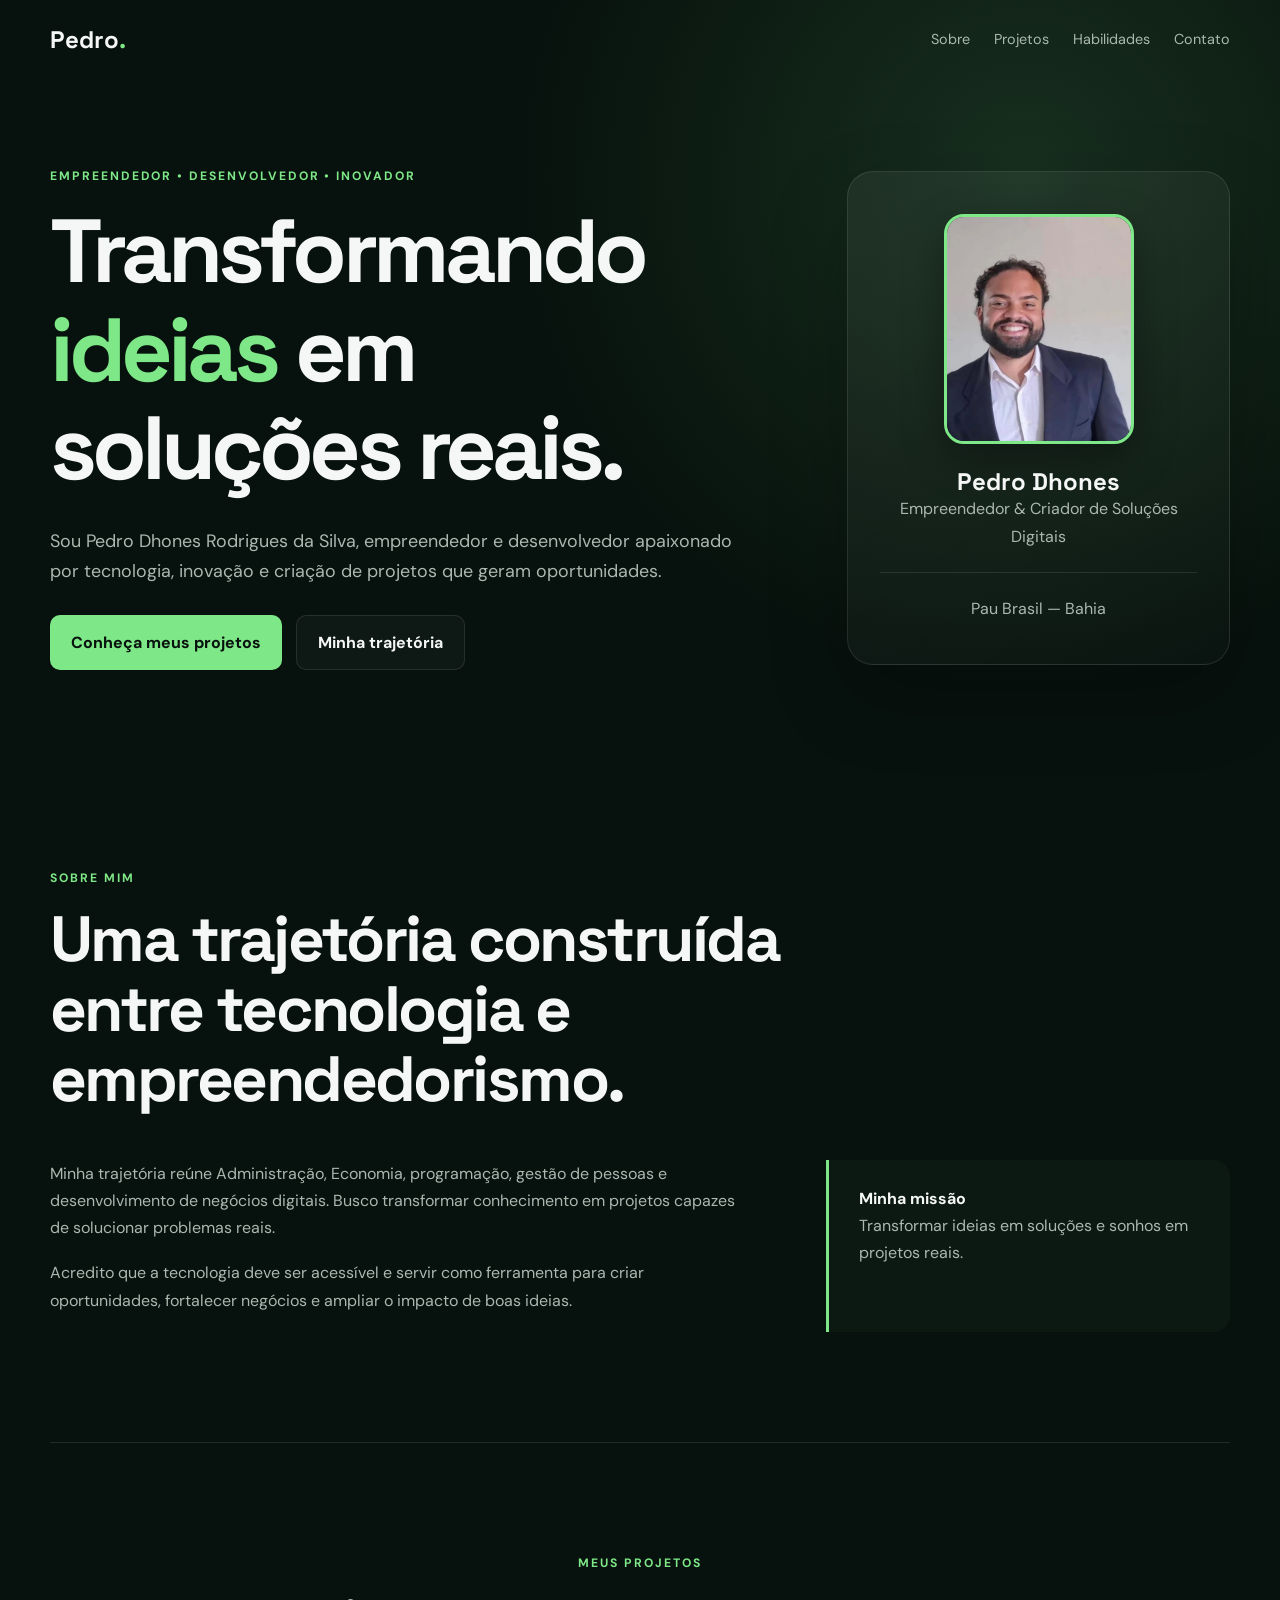
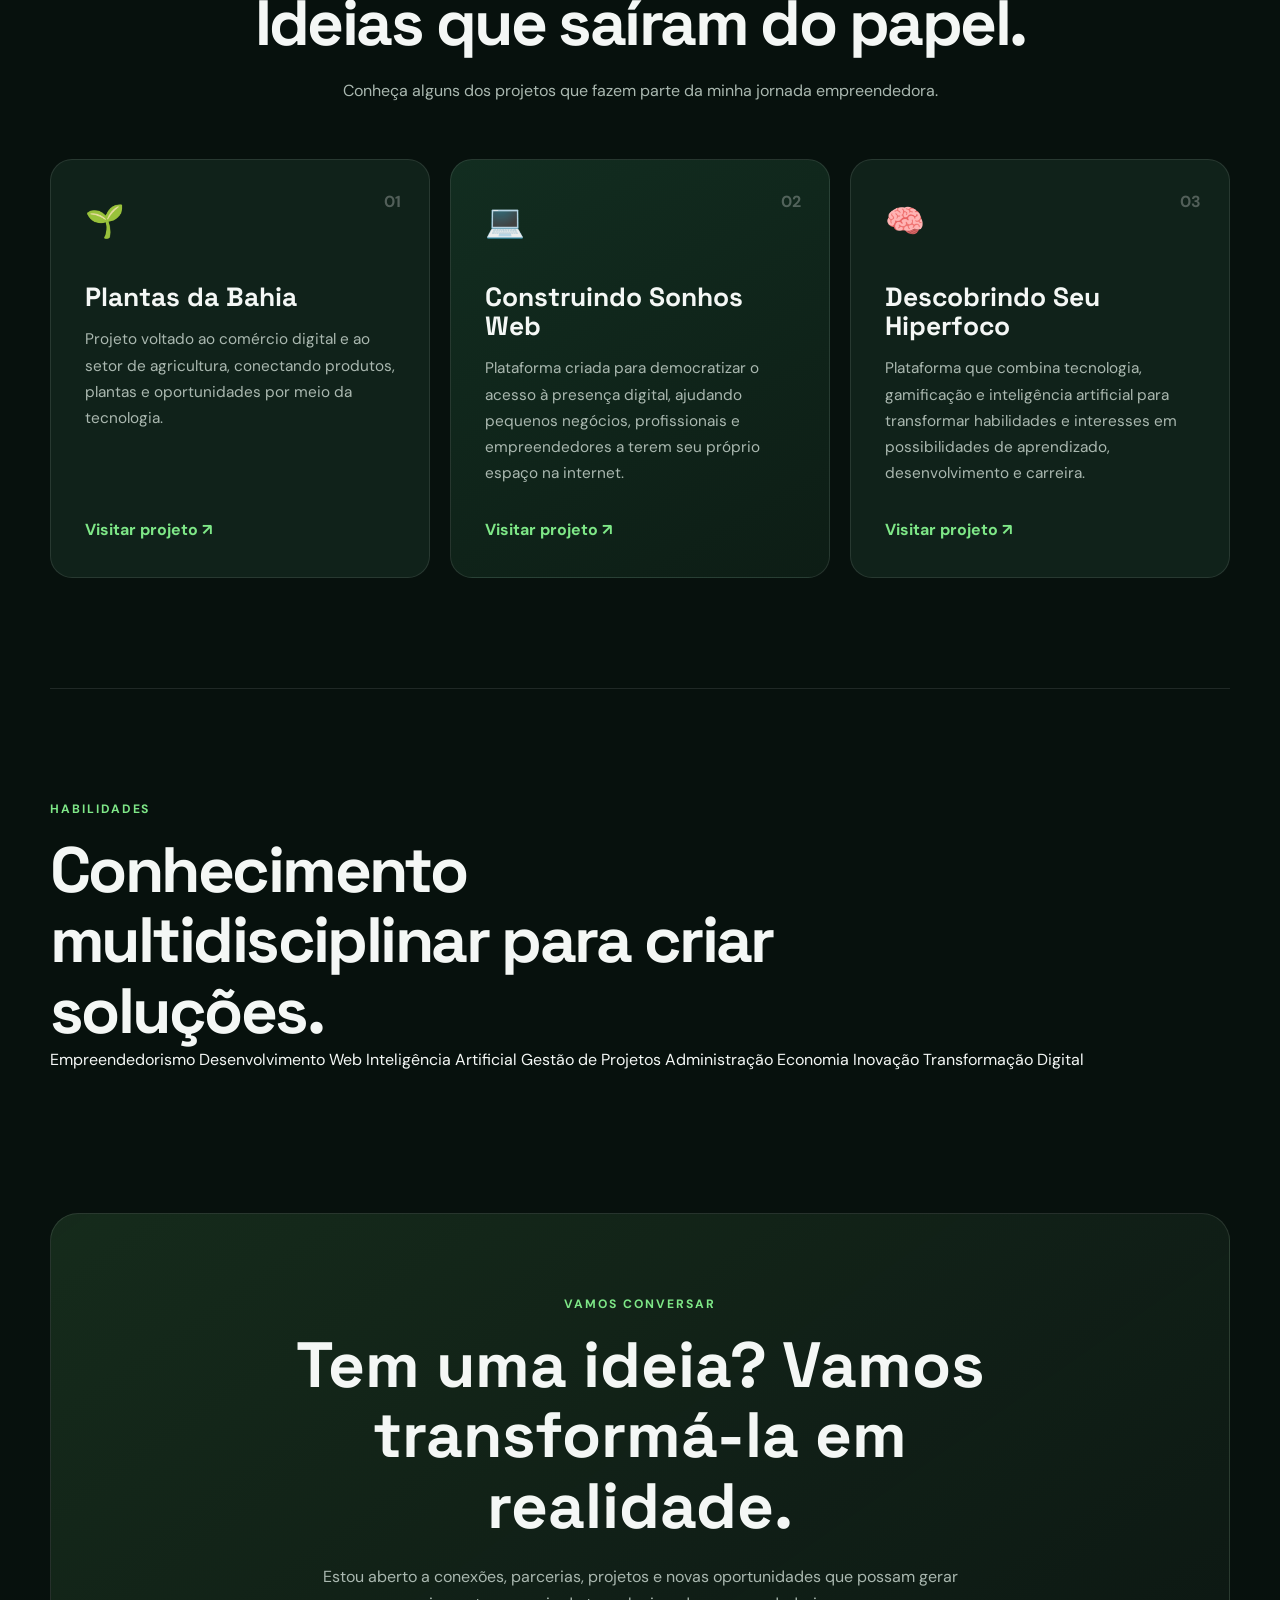
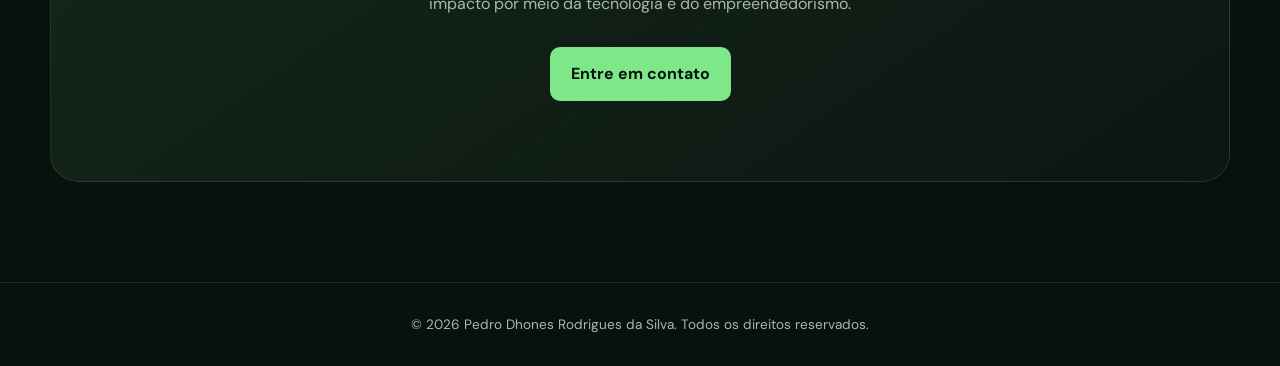
<file: index (19).html>
<!DOCTYPE html>
<html lang="pt-BR">
<head>
  <meta charset="UTF-8">
  <meta name="viewport" content="width=device-width, initial-scale=1.0">
  <meta name="description" content="Pedro Dhones Rodrigues da Silva — empreendedor, desenvolvedor e criador de soluções digitais.">
  <title>Pedro Dhones | Empreendedor & Desenvolvedor</title>
  <link rel="stylesheet" href="style.css">
</head>
<body>
  <header class="navbar">
    <a class="logo" href="#inicio">Pedro<span>.</span></a>
    <nav>
      <a href="#sobre">Sobre</a>
      <a href="#projetos">Projetos</a>
      <a href="#habilidades">Habilidades</a>
      <a href="#contato">Contato</a>
    </nav>
  </header>

  <main>
    <section id="inicio" class="hero">
      <div class="hero-content">
        <p class="eyebrow">EMPREENDEDOR • DESENVOLVEDOR • INOVADOR</p>
        <h1>Transformando <span>ideias</span> em soluções reais.</h1>
        <p class="hero-text">
          Sou Pedro Dhones Rodrigues da Silva, empreendedor e desenvolvedor apaixonado
          por tecnologia, inovação e criação de projetos que geram oportunidades.
        </p>
        <div class="buttons">
          <a class="btn primary" href="#projetos">Conheça meus projetos</a>
          <a class="btn secondary" href="#sobre">Minha trajetória</a>
        </div>
      </div>

      <div class="hero-card">
        <div class="profile-photo">
          <img src="img/pedro.jpg" alt="Foto de Pedro Dhones Rodrigues da Silva">
        </div>
        <h2>Pedro Dhones</h2>
        <p>Empreendedor & Criador de Soluções Digitais</p>
        <div class="mini-line"></div>
        <span>Pau Brasil — Bahia</span>
      </div>
    </section>

    <section id="sobre" class="section">
      <div class="section-heading">
        <p class="eyebrow">SOBRE MIM</p>
        <h2>Uma trajetória construída entre tecnologia e empreendedorismo.</h2>
      </div>

      <div class="about-grid">
        <div>
          <p>
            Minha trajetória reúne Administração, Economia, programação, gestão de pessoas
            e desenvolvimento de negócios digitais. Busco transformar conhecimento em
            projetos capazes de solucionar problemas reais.
          </p>
          <p>
            Acredito que a tecnologia deve ser acessível e servir como ferramenta para
            criar oportunidades, fortalecer negócios e ampliar o impacto de boas ideias.
          </p>
        </div>

        <div class="highlight-box">
          <strong>Minha missão</strong>
          <p>Transformar ideias em soluções e sonhos em projetos reais.</p>
        </div>
      </div>
    </section>

    <section id="projetos" class="section projects-section">
      <div class="section-heading center">
        <p class="eyebrow">MEUS PROJETOS</p>
        <h2>Ideias que saíram do papel.</h2>
        <p>Conheça alguns dos projetos que fazem parte da minha jornada empreendedora.</p>
      </div>

      <div class="projects">
        <article class="project-card">
          <div class="project-number">01</div>
          <div class="project-icon">🌱</div>
          <h3>Plantas da Bahia</h3>
          <p>
            Projeto voltado ao comércio digital e ao setor de agricultura, conectando
            produtos, plantas e oportunidades por meio da tecnologia.
          </p>
          <a href="https://plantasdabahia.com.br" target="_blank" rel="noopener noreferrer">
            Visitar projeto <span>↗</span>
          </a>
        </article>

        <article class="project-card featured">
          <div class="project-number">02</div>
          <div class="project-icon">💻</div>
          <h3>Construindo Sonhos Web</h3>
          <p>
            Plataforma criada para democratizar o acesso à presença digital,
            ajudando pequenos negócios, profissionais e empreendedores a terem
            seu próprio espaço na internet.
          </p>
          <a href="https://construindosonhosweb.com.br" target="_blank" rel="noopener noreferrer">
            Visitar projeto <span>↗</span>
          </a>
        </article>

        <article class="project-card">
          <div class="project-number">03</div>
          <div class="project-icon">🧠</div>
          <h3>Descobrindo Seu Hiperfoco</h3>
          <p>
            Plataforma que combina tecnologia, gamificação e inteligência artificial
            para transformar habilidades e interesses em possibilidades de aprendizado,
            desenvolvimento e carreira.
          </p>
          <a href="https://descobrindoseuhiperfoco.com.br" target="_blank" rel="noopener noreferrer">
            Visitar projeto <span>↗</span>
          </a>
        </article>
      </div>
    </section>

    <section id="habilidades" class="section skills-section">
      <div class="section-heading">
        <p class="eyebrow">HABILIDADES</p>
        <h2>Conhecimento multidisciplinar para criar soluções.</h2>
      </div>

      <div class="skills">
        <span>Empreendedorismo</span>
        <span>Desenvolvimento Web</span>
        <span>Inteligência Artificial</span>
        <span>Gestão de Projetos</span>
        <span>Administração</span>
        <span>Economia</span>
        <span>Inovação</span>
        <span>Transformação Digital</span>
      </div>
    </section>

    <section id="contato" class="contact">
      <p class="eyebrow">VAMOS CONVERSAR</p>
      <h2>Tem uma ideia? Vamos transformá-la em realidade.</h2>
      <p>
        Estou aberto a conexões, parcerias, projetos e novas oportunidades
        que possam gerar impacto por meio da tecnologia e do empreendedorismo.
      </p>
      <a class="btn primary" href="mailto:pedrodhones15@gmail.com">Entre em contato</a>
    </section>
  </main>

  <footer>
    <p>© 2026 Pedro Dhones Rodrigues da Silva. Todos os direitos reservados.</p>
  </footer>
</body>
</html>
</file>
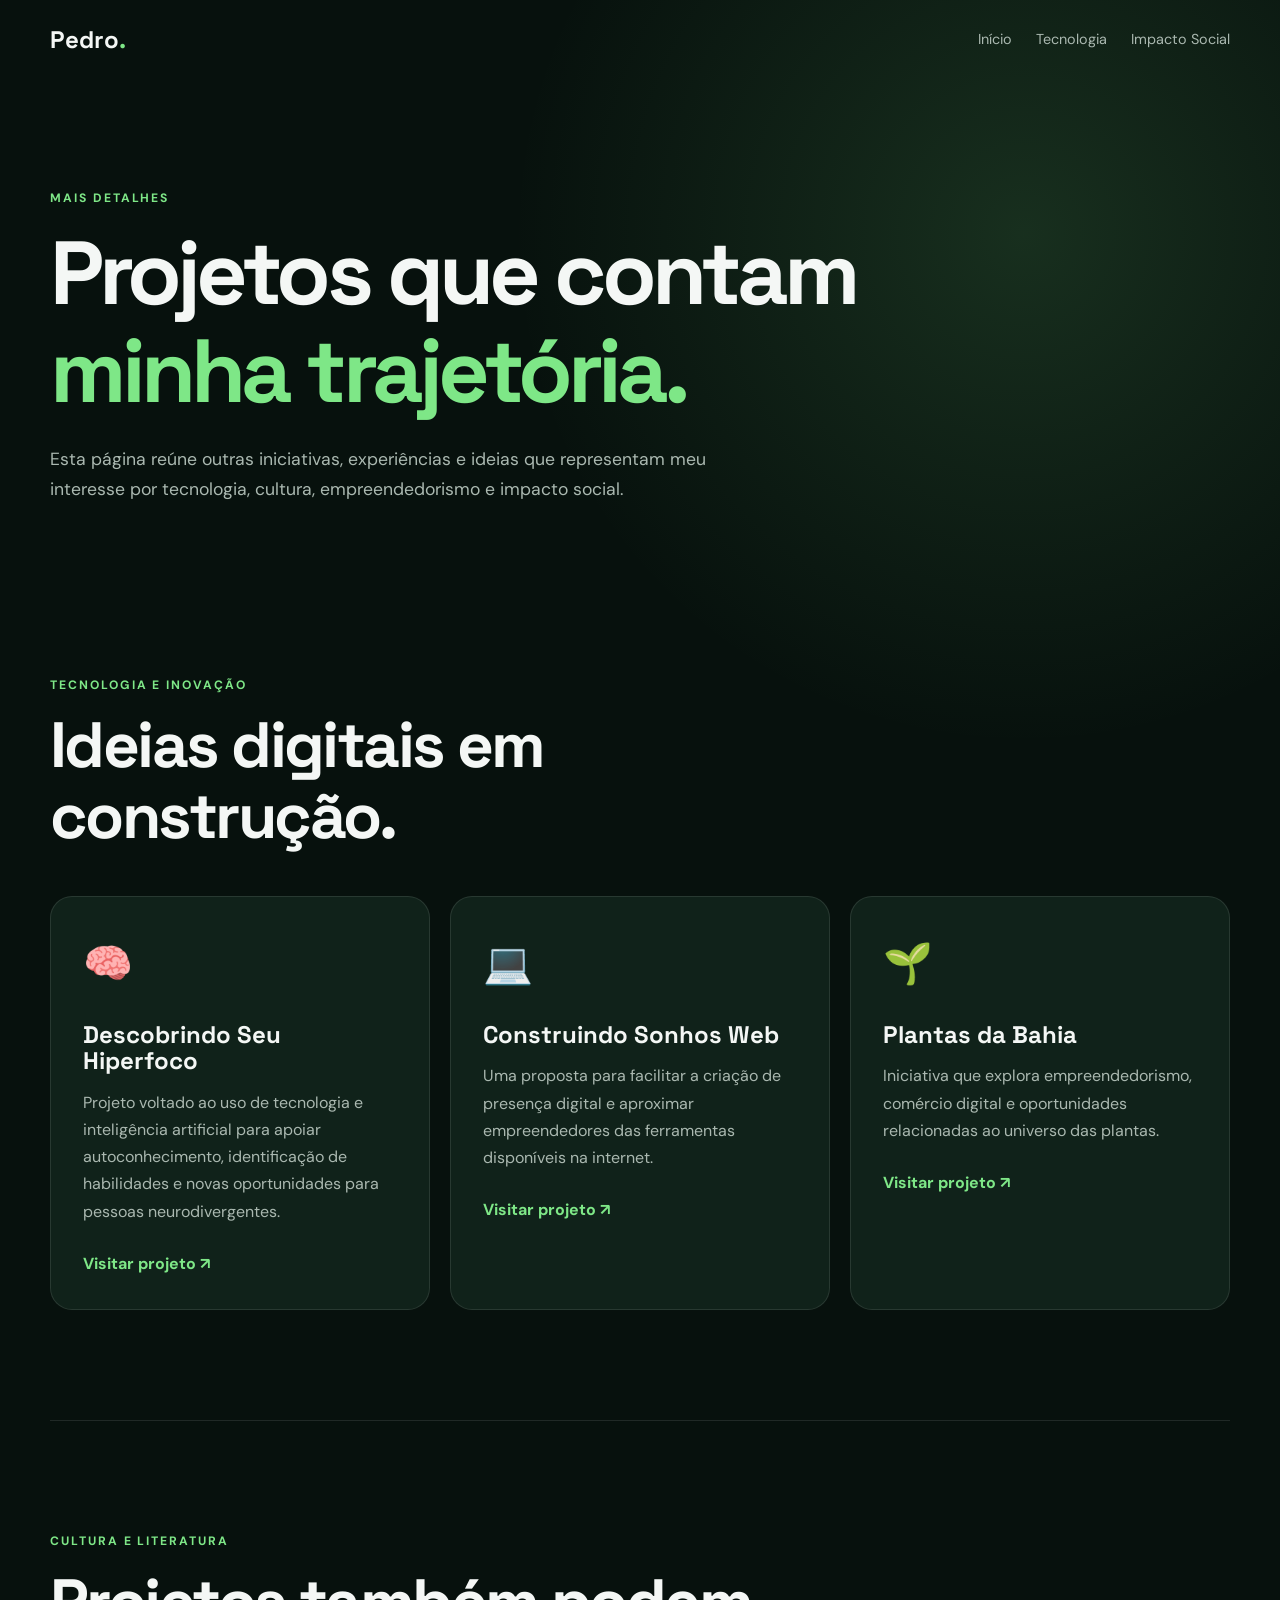
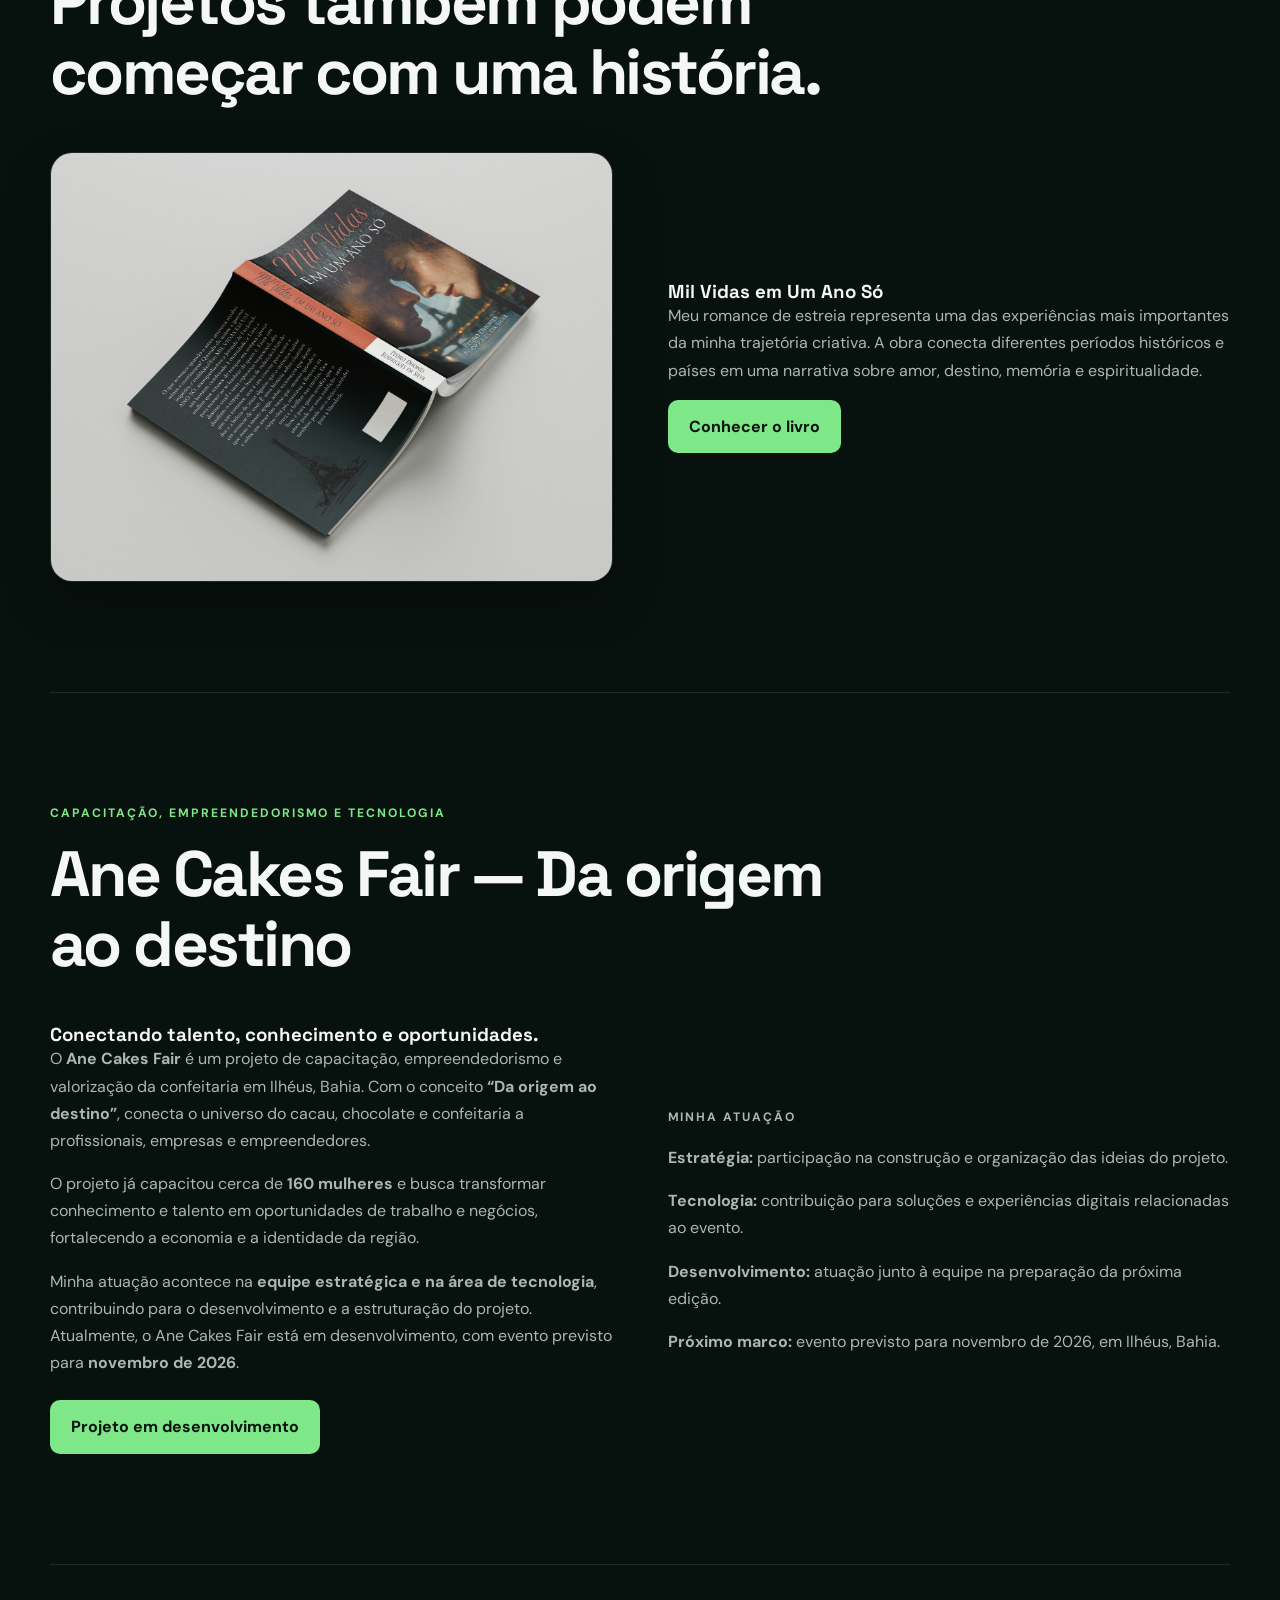
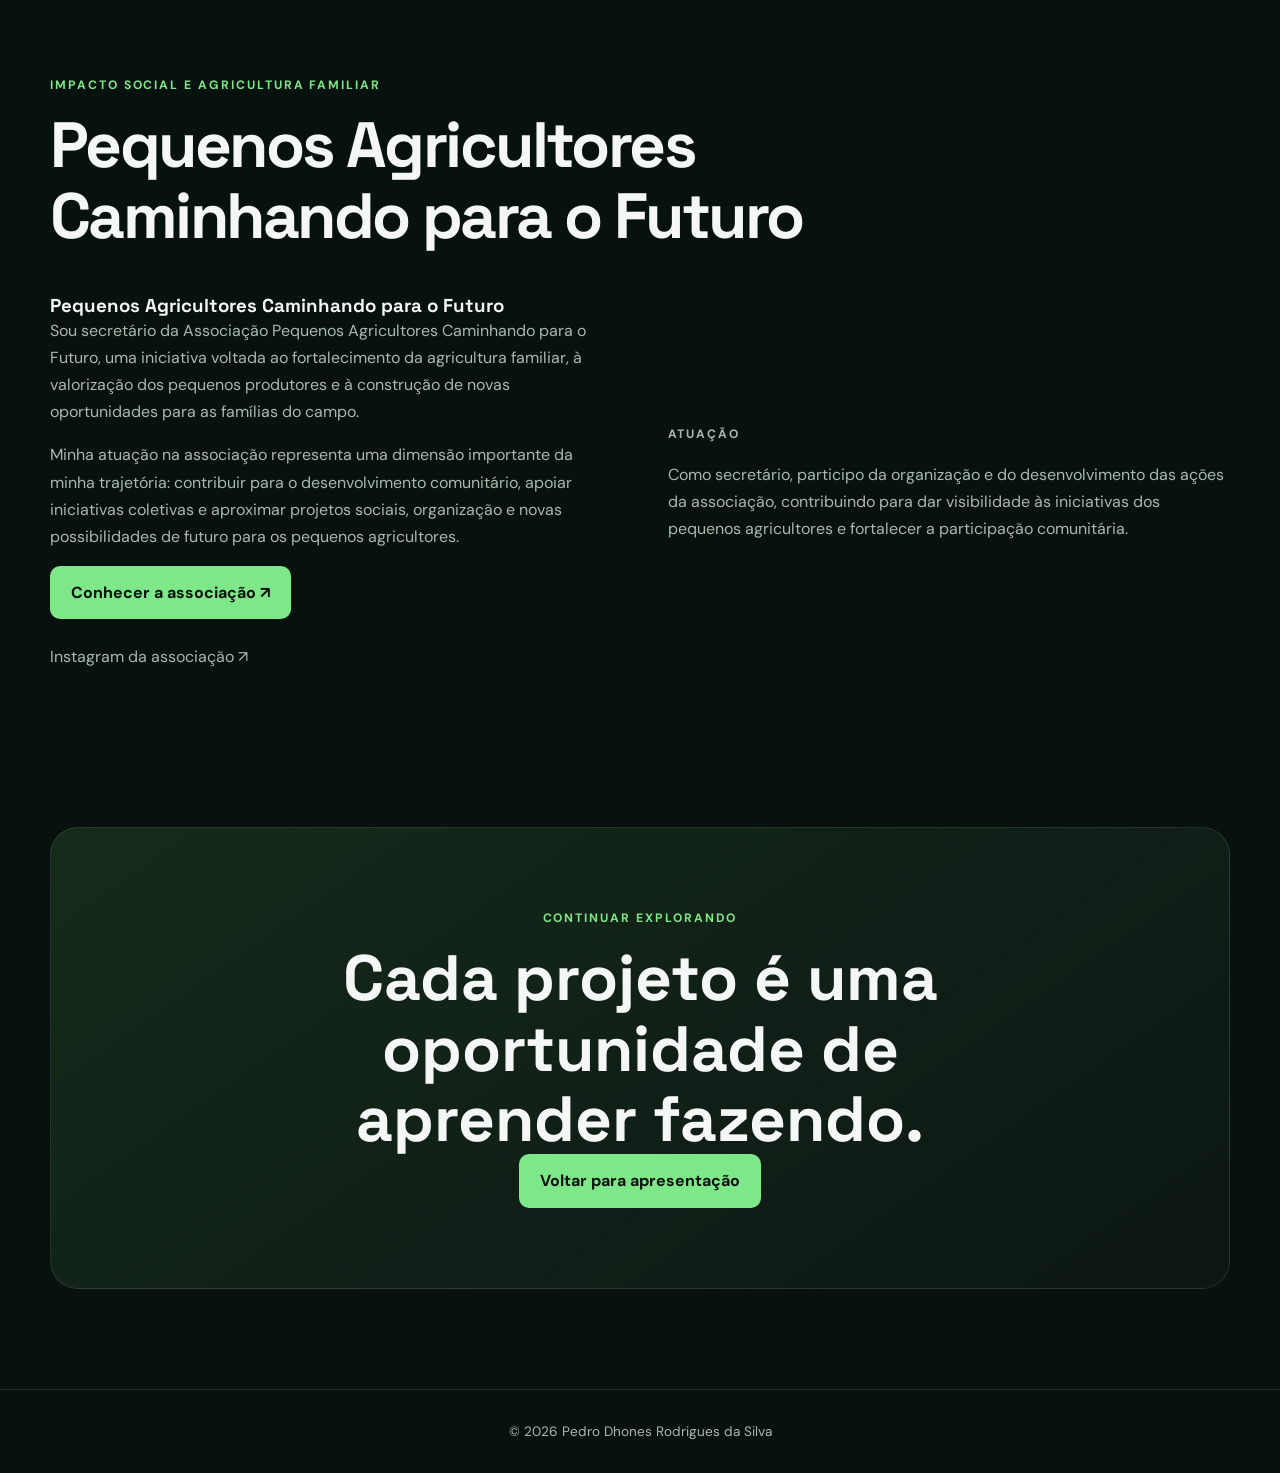
<file: projetos.html>
<!DOCTYPE html>
<html lang="pt-BR">
<head>
<meta charset="UTF-8">
<meta name="viewport" content="width=device-width,initial-scale=1.0">
<title>Projetos | Pedro Dhones</title>
<link rel="stylesheet" href="style.css">
</head>
<body>
<header class="navbar">
<a class="logo" href="index.html">Pedro<span>.</span></a>
<nav><a href="index.html">Início</a><a href="#digitais">Tecnologia</a><a href="#social">Impacto Social</a></nav>
</header>
<main>
<section class="projects-page-hero">
<p class="eyebrow">MAIS DETALHES</p>
<h1>Projetos que contam <span>minha trajetória.</span></h1>
<p>Esta página reúne outras iniciativas, experiências e ideias que representam meu interesse por tecnologia, cultura, empreendedorismo e impacto social.</p>
</section>

<section id="digitais" class="section">
<div class="section-heading"><p class="eyebrow">TECNOLOGIA E INOVAÇÃO</p><h2>Ideias digitais em construção.</h2></div>
<div class="detail-grid">
<article><div>🧠</div><h3>Descobrindo Seu Hiperfoco</h3><p>Projeto voltado ao uso de tecnologia e inteligência artificial para apoiar autoconhecimento, identificação de habilidades e novas oportunidades para pessoas neurodivergentes.</p><a href="https://descobrindoseuhiperfoco.com.br" target="_blank" rel="noopener">Visitar projeto ↗</a></article>
<article><div>💻</div><h3>Construindo Sonhos Web</h3><p>Uma proposta para facilitar a criação de presença digital e aproximar empreendedores das ferramentas disponíveis na internet.</p><a href="https://construindosonhosweb.com.br" target="_blank" rel="noopener">Visitar projeto ↗</a></article>
<article><div>🌱</div><h3>Plantas da Bahia</h3><p>Iniciativa que explora empreendedorismo, comércio digital e oportunidades relacionadas ao universo das plantas.</p><a href="https://plantasdabahia.com.br" target="_blank" rel="noopener">Visitar projeto ↗</a></article>
</div>
</section>

<section id="cultura" class="section council-section">
<div class="section-heading"><p class="eyebrow">CULTURA E LITERATURA</p><h2>Projetos também podem começar com uma história.</h2></div>
<div class="council-grid"><img src="img/livro.jpg" alt="Capa do livro Mil Vidas em Um Ano Só"><div><h3>Mil Vidas em Um Ano Só</h3><p>Meu romance de estreia representa uma das experiências mais importantes da minha trajetória criativa. A obra conecta diferentes períodos históricos e países em uma narrativa sobre amor, destino, memória e espiritualidade.</p><a class="btn primary" href="index.html#livro">Conhecer o livro</a></div></div>
</section>

<section id="social" class="section council-section">
<div class="section-heading"><p class="eyebrow">CAPACITAÇÃO, EMPREENDEDORISMO E TECNOLOGIA</p><h2>Ane Cakes Fair — Da origem ao destino</h2></div>
<div class="council-grid">
<div>
<h3>Conectando talento, conhecimento e oportunidades.</h3>
<p>O <strong>Ane Cakes Fair</strong> é um projeto de capacitação, empreendedorismo e valorização da confeitaria em Ilhéus, Bahia. Com o conceito <strong>“Da origem ao destino”</strong>, conecta o universo do cacau, chocolate e confeitaria a profissionais, empresas e empreendedores.</p>
<p>O projeto já capacitou cerca de <strong>160 mulheres</strong> e busca transformar conhecimento e talento em oportunidades de trabalho e negócios, fortalecendo a economia e a identidade da região.</p>
<p>Minha atuação acontece na <strong>equipe estratégica e na área de tecnologia</strong>, contribuindo para o desenvolvimento e a estruturação do projeto. Atualmente, o Ane Cakes Fair está em desenvolvimento, com evento previsto para <strong>novembro de 2026</strong>.</p>
<div style="display:flex;gap:1rem;flex-wrap:wrap;margin-top:1.5rem;">
<span class="btn primary" style="cursor:default">Projeto em desenvolvimento</span>
</div>
</div>
<div>
<p class="eyebrow">MINHA ATUAÇÃO</p>
<p><strong>Estratégia:</strong> participação na construção e organização das ideias do projeto.</p>
<p><strong>Tecnologia:</strong> contribuição para soluções e experiências digitais relacionadas ao evento.</p>
<p><strong>Desenvolvimento:</strong> atuação junto à equipe na preparação da próxima edição.</p>
<p><strong>Próximo marco:</strong> evento previsto para novembro de 2026, em Ilhéus, Bahia.</p>
</div>
</div>
</section>

<section class="section council-section">
<div class="section-heading"><p class="eyebrow">IMPACTO SOCIAL E AGRICULTURA FAMILIAR</p><h2>Pequenos Agricultores Caminhando para o Futuro</h2></div>
<div class="council-grid">
<div>
<h3>Pequenos Agricultores Caminhando para o Futuro</h3>
<p>Sou secretário da Associação Pequenos Agricultores Caminhando para o Futuro, uma iniciativa voltada ao fortalecimento da agricultura familiar, à valorização dos pequenos produtores e à construção de novas oportunidades para as famílias do campo.</p>
<p>Minha atuação na associação representa uma dimensão importante da minha trajetória: contribuir para o desenvolvimento comunitário, apoiar iniciativas coletivas e aproximar projetos sociais, organização e novas possibilidades de futuro para os pequenos agricultores.</p>
<a class="btn primary" href="#" aria-label="Conhecer a associação">Conhecer a associação ↗</a>
<p style="margin-top:1.5rem"><a href="#">Instagram da associação ↗</a></p>
</div>
<div>
<p class="eyebrow">ATUAÇÃO</p>
<p>Como secretário, participo da organização e do desenvolvimento das ações da associação, contribuindo para dar visibilidade às iniciativas dos pequenos agricultores e fortalecer a participação comunitária.</p>
</div>
</div>
</section>

<section class="contact"><p class="eyebrow">CONTINUAR EXPLORANDO</p><h2>Cada projeto é uma oportunidade de aprender fazendo.</h2><a class="btn primary" href="index.html">Voltar para apresentação</a></section>
</main>
<footer><p>© 2026 Pedro Dhones Rodrigues da Silva</p></footer>
</body>
</html>
</file>
<file: style.css>
@import url('https://fonts.googleapis.com/css2?family=DM+Sans:wght@400;500;600;700&family=Space+Grotesk:wght@500;600;700&display=swap');
:root{--bg:#07110d;--bg2:#0c1913;--card:#10221a;--text:#f4f7f5;--muted:#aab8b0;--accent:#7ee787;--accent2:#b7f7bd;--border:rgba(255,255,255,.10);--max:1180px}
*{box-sizing:border-box;margin:0;padding:0}html{scroll-behavior:smooth}body{font-family:"DM Sans",sans-serif;background:radial-gradient(circle at 80% 5%,rgba(126,231,135,.14),transparent 32rem),var(--bg);color:var(--text);line-height:1.7}a{color:inherit;text-decoration:none}
.navbar{width:min(var(--max),calc(100% - 40px));margin:auto;height:78px;display:flex;align-items:center;justify-content:space-between}.logo{font:700 1.5rem "Space Grotesk",sans-serif}.logo span,.eyebrow{color:var(--accent)}nav{display:flex;gap:24px}nav a{color:var(--muted);font-size:.9rem}nav a:hover{color:var(--accent)}
.hero{min-height:680px;width:min(var(--max),calc(100% - 40px));margin:auto;display:grid;grid-template-columns:1.5fr .8fr;align-items:center;gap:80px}.eyebrow{font-size:.76rem;font-weight:700;letter-spacing:.16em;margin-bottom:15px}h1,h2,h3{font-family:"Space Grotesk",sans-serif;line-height:1.1}h1{max-width:850px;font-size:clamp(3rem,7vw,6.3rem);letter-spacing:-.055em}h1 span{color:var(--accent)}.hero-text{max-width:690px;margin:28px 0;color:var(--muted);font-size:1.12rem}.buttons{display:flex;gap:14px;flex-wrap:wrap}.btn{display:inline-flex;align-items:center;justify-content:center;padding:13px 21px;border-radius:10px;font-weight:700;transition:.2s}.btn:hover{transform:translateY(-2px);opacity:.9}.primary{background:var(--accent);color:#07110d}.secondary{border:1px solid var(--border);background:rgba(255,255,255,.03)}
.three-minutes{margin-top:30px;display:flex;gap:12px;align-items:center;color:var(--muted)}.three-minutes span{font-size:1.6rem}.three-minutes strong,.three-minutes small{display:block}.three-minutes strong{color:var(--text)}.three-minutes small{font-size:.86rem}
.hero-card{padding:42px 32px;border:1px solid var(--border);border-radius:26px;background:linear-gradient(145deg,rgba(255,255,255,.06),rgba(255,255,255,.015));text-align:center;box-shadow:0 30px 80px rgba(0,0,0,.22)}.profile-photo{width:190px;height:230px;margin:0 auto 25px;overflow:hidden;border-radius:20px;border:3px solid var(--accent);box-shadow:0 15px 40px rgba(0,0,0,.35)}.profile-photo img{width:100%;height:100%;object-fit:cover;object-position:center top;display:block}.hero-card h2{font-size:1.5rem}.hero-card p,.hero-card span{color:var(--muted)}.mini-line{height:1px;background:var(--border);margin:22px 0}
.section{width:min(var(--max),calc(100% - 40px));margin:auto;padding:110px 0}.section-heading h2{max-width:800px;font-size:clamp(2.2rem,5vw,4rem);letter-spacing:-.04em}.about-grid{display:grid;grid-template-columns:1.4fr .8fr;gap:70px;margin-top:45px}.about-grid p,.lead{color:var(--muted);margin-bottom:18px}.highlight-box{border-left:3px solid var(--accent);padding:25px 30px;background:var(--bg2);border-radius:0 16px 16px 0}.identity-grid{display:grid;grid-template-columns:repeat(3,1fr);gap:16px;margin-top:45px}.identity-grid div{padding:22px;border:1px solid var(--border);border-radius:16px;background:rgba(255,255,255,.025)}.identity-grid b,.identity-grid span{display:block}.identity-grid span{color:var(--muted);font-size:.9rem;margin-top:6px}
.center{text-align:center;margin:auto}.center h2{margin:auto}.center>p:last-child{color:var(--muted);margin-top:18px}.timeline-section,.projects-section,.skills-section,.media-section{border-top:1px solid var(--border)}.timeline{display:grid;grid-template-columns:repeat(4,1fr);gap:18px;margin-top:50px}.timeline article,.strength-grid article{padding:28px;border:1px solid var(--border);border-radius:20px;background:var(--card)}.timeline span{color:var(--accent);font-weight:700}.timeline h3{margin:18px 0 10px}.timeline p,.strength-grid p{color:var(--muted);font-size:.94rem}.strength-grid{display:grid;grid-template-columns:repeat(4,1fr);gap:18px;margin-top:45px}.strength-grid article>div{font-size:2rem;margin-bottom:22px}.strength-grid h3{margin-bottom:10px}
.projects{display:grid;grid-template-columns:repeat(3,1fr);gap:20px;margin-top:55px}.project-card{position:relative;min-height:390px;padding:34px;border:1px solid var(--border);border-radius:22px;background:var(--card);display:flex;flex-direction:column;transition:.25s}.project-card:hover{transform:translateY(-7px);border-color:rgba(126,231,135,.45)}.project-card.featured{background:linear-gradient(150deg,#122d20,#0d1d15)}.project-number{position:absolute;right:28px;top:28px;color:rgba(255,255,255,.28);font-weight:700}.project-icon{font-size:2rem;margin-bottom:35px}.project-card h3{font-size:1.65rem;margin-bottom:14px}.project-card p{color:var(--muted);font-size:.96rem}.project-card a{margin-top:auto;color:var(--accent);font-weight:700;padding-top:30px}
.book-section{display:grid;grid-template-columns:1.2fr .8fr;gap:80px;align-items:center;border-top:1px solid var(--border)}.book-copy h2{font-size:clamp(3rem,6vw,5rem);letter-spacing:-.05em}.book-tags{display:flex;gap:9px;flex-wrap:wrap;margin:25px 0}.book-tags span{padding:7px 12px;border-radius:99px;border:1px solid var(--border);color:var(--muted);font-size:.82rem}.book-visual{text-align:center}.book-cover{width:280px;height:400px;margin:auto;border-radius:12px;padding:28px;background:linear-gradient(145deg,#183b29,#07110d 65%,#254c36);border:1px solid rgba(126,231,135,.4);box-shadow:20px 25px 50px rgba(0,0,0,.35);display:flex;flex-direction:column;align-items:flex-start;text-align:left}.book-cover span{color:var(--accent);font-size:.7rem;letter-spacing:.2em}.book-cover strong{font:700 4rem/0.85 "Space Grotesk";margin-top:80px}.book-cover em{color:var(--accent2);font-style:normal;font-weight:700;margin-top:10px}.book-cover small{margin-top:auto;color:var(--muted)}.book-visual p{max-width:320px;margin:25px auto;color:var(--muted);font-style:italic}
.media-grid{display:grid;grid-template-columns:repeat(3,1fr);gap:16px;margin-top:48px}.media-card{padding:26px;border:1px solid var(--border);border-radius:18px;background:rgba(255,255,255,.025);transition:.2s}.media-card:hover{transform:translateY(-4px);border-color:rgba(126,231,135,.4)}.media-card b{color:var(--accent)}.media-card p{margin:14px 0;color:var(--text);line-height:1.45}.media-card span{color:var(--muted);font-size:.88rem}.social-row{display:flex;gap:16px;flex-wrap:wrap;justify-content:center;margin-top:28px}.social-row a{border:1px solid var(--border);padding:12px 18px;border-radius:99px;color:var(--muted)}.social-row a:hover{color:var(--accent)}
.final{text-align:center;border-top:1px solid var(--border)}.final h2{max-width:900px;margin:auto;font-size:clamp(2.3rem,5vw,4.5rem);letter-spacing:-.045em}.final>p:not(.eyebrow){max-width:760px;margin:25px auto;color:var(--muted)}.quote{display:inline-block;margin-top:20px;padding:18px 24px;border-left:3px solid var(--accent);background:var(--bg2);font-family:"Space Grotesk";font-size:1.1rem}
.contact{width:min(var(--max),calc(100% - 40px));margin:30px auto 100px;padding:80px 30px;text-align:center;border-radius:28px;background:linear-gradient(145deg,rgba(126,231,135,.12),rgba(255,255,255,.025));border:1px solid var(--border)}.contact h2{max-width:800px;margin:auto;font-size:clamp(2.2rem,5vw,4rem)}.contact>p:not(.eyebrow){max-width:650px;margin:22px auto 30px;color:var(--muted)}footer{border-top:1px solid var(--border);padding:30px 20px;text-align:center;color:var(--muted);font-size:.85rem}
@media(max-width:900px){.hero,.book-section{grid-template-columns:1fr;gap:45px;padding:70px 0}.hero-card{max-width:450px}.projects,.media-grid{grid-template-columns:1fr}.timeline,.strength-grid{grid-template-columns:repeat(2,1fr)}.about-grid{grid-template-columns:1fr;gap:25px}.identity-grid{grid-template-columns:1fr}}@media(max-width:650px){.navbar{height:auto;padding:20px 0}.navbar nav{display:none}.section{padding:75px 0}.hero{min-height:auto}h1{font-size:clamp(2.8rem,15vw,4.5rem)}.buttons .btn{width:100%}.project-card{min-height:350px}.timeline,.strength-grid{grid-template-columns:1fr}.book-cover{width:240px;height:350px}.book-cover strong{font-size:3.4rem;margin-top:65px}}
.mochila-section{border-top:1px solid var(--border)}.mochila-grid{display:grid;grid-template-columns:repeat(4,1fr);gap:18px;margin-top:50px}.object-card{padding:30px 24px;border:1px solid var(--border);border-radius:22px;background:linear-gradient(145deg,rgba(126,231,135,.06),rgba(255,255,255,.02));transition:.25s}.object-card:hover{transform:translateY(-7px);border-color:rgba(126,231,135,.5)}.object-icon{font-size:2.6rem;margin-bottom:22px}.object-card span{font-size:.72rem;font-weight:700;color:var(--accent);letter-spacing:.12em}.object-card h3{font-size:1.3rem;margin:14px 0}.object-card p{color:var(--muted);font-size:.92rem}.mochila-message{max-width:850px;margin:35px auto 0;text-align:center;padding:30px;border-radius:20px;background:var(--bg2);border:1px solid var(--border)}.mochila-message strong{color:var(--accent);font-family:"Space Grotesk";font-size:1.2rem}.mochila-message p{margin-top:10px;color:var(--muted)}.story-section,.literary-media{border-top:1px solid var(--border)}
@media(max-width:900px){.mochila-grid{grid-template-columns:repeat(2,1fr)}}@media(max-width:650px){.mochila-grid{grid-template-columns:1fr}}
.more-projects{text-align:center;margin-top:38px}.more-projects .btn{min-width:190px}.book-real-image{width:280px;max-height:230px;object-fit:cover;border-radius:16px;border:1px solid var(--border);margin:0 auto 25px;display:block}.council-section{border-top:1px solid var(--border)}.council-grid{display:grid;grid-template-columns:1fr 1fr;gap:55px;align-items:center;margin-top:45px}.council-grid p{color:var(--muted);margin-bottom:16px}.council-grid img{width:100%;max-height:430px;object-fit:cover;border-radius:22px;border:1px solid var(--border);box-shadow:0 20px 50px rgba(0,0,0,.25)}.projects-page-hero{width:min(var(--max),calc(100% - 40px));margin:0 auto;padding:110px 0 60px}.projects-page-hero h1{font-size:clamp(3rem,7vw,6rem);max-width:900px}.projects-page-hero h1 span{color:var(--accent)}.projects-page-hero>p:last-child{max-width:700px;color:var(--muted);margin-top:24px;font-size:1.1rem}.detail-grid{display:grid;grid-template-columns:repeat(3,1fr);gap:20px;margin-top:45px}.detail-grid article{padding:32px;border:1px solid var(--border);border-radius:22px;background:var(--card)}.detail-grid article>div{font-size:2.5rem;margin-bottom:25px}.detail-grid h3{font-size:1.5rem;margin-bottom:14px}.detail-grid p{color:var(--muted);margin-bottom:25px}.detail-grid a{color:var(--accent);font-weight:700}@media(max-width:900px){.council-grid,.detail-grid{grid-template-columns:1fr}}
</file>
